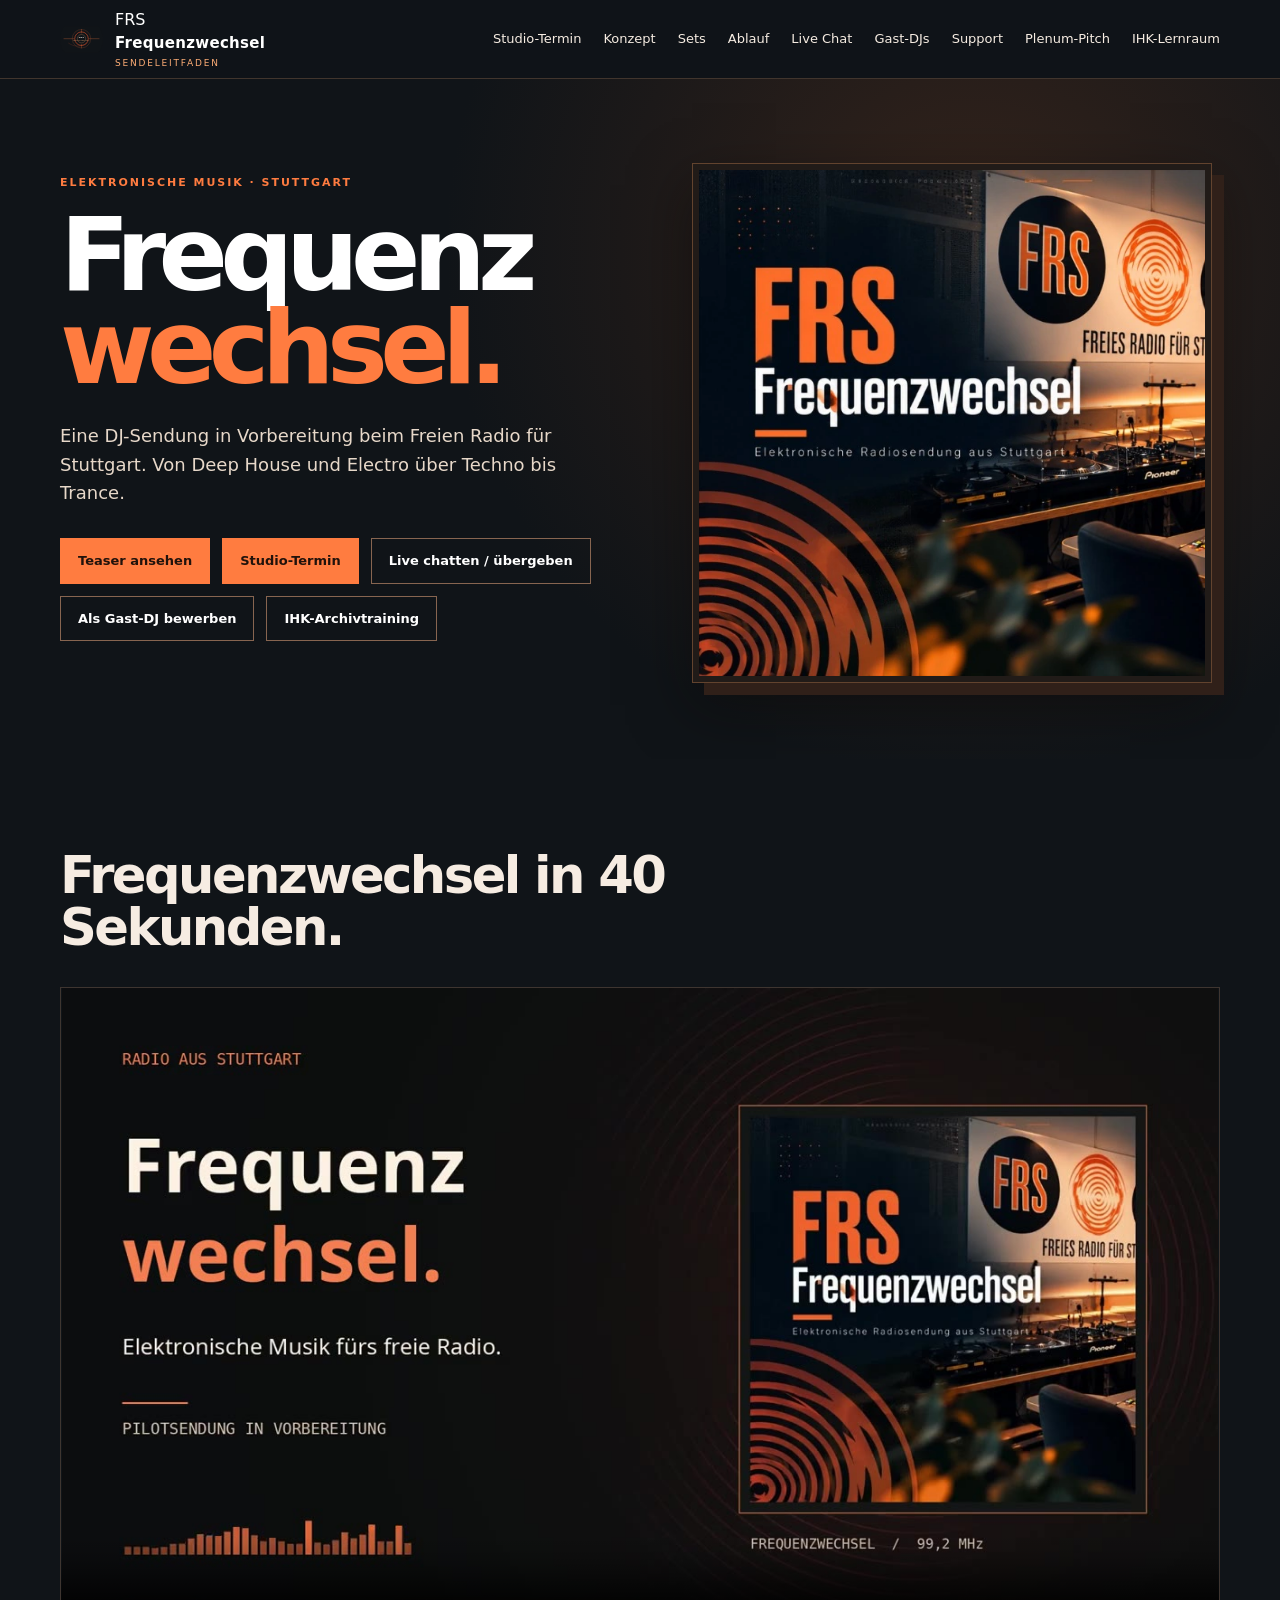
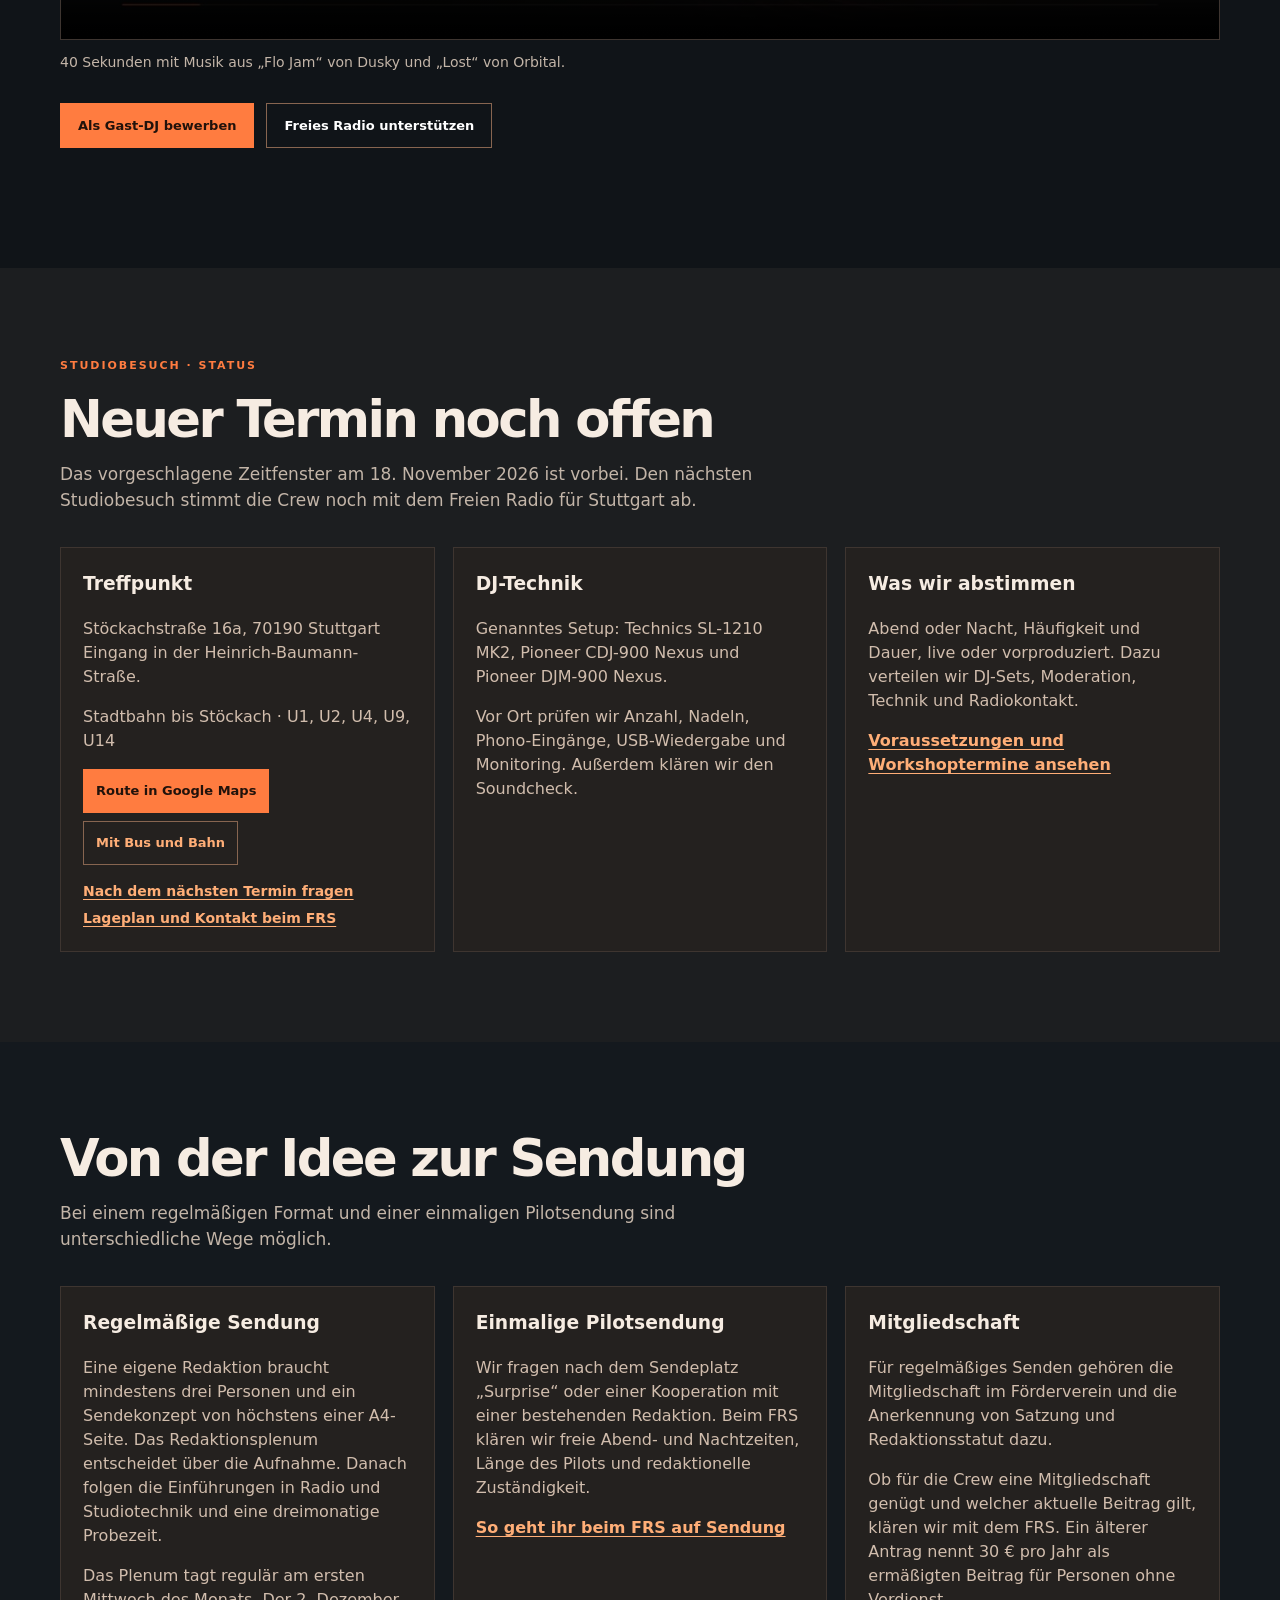
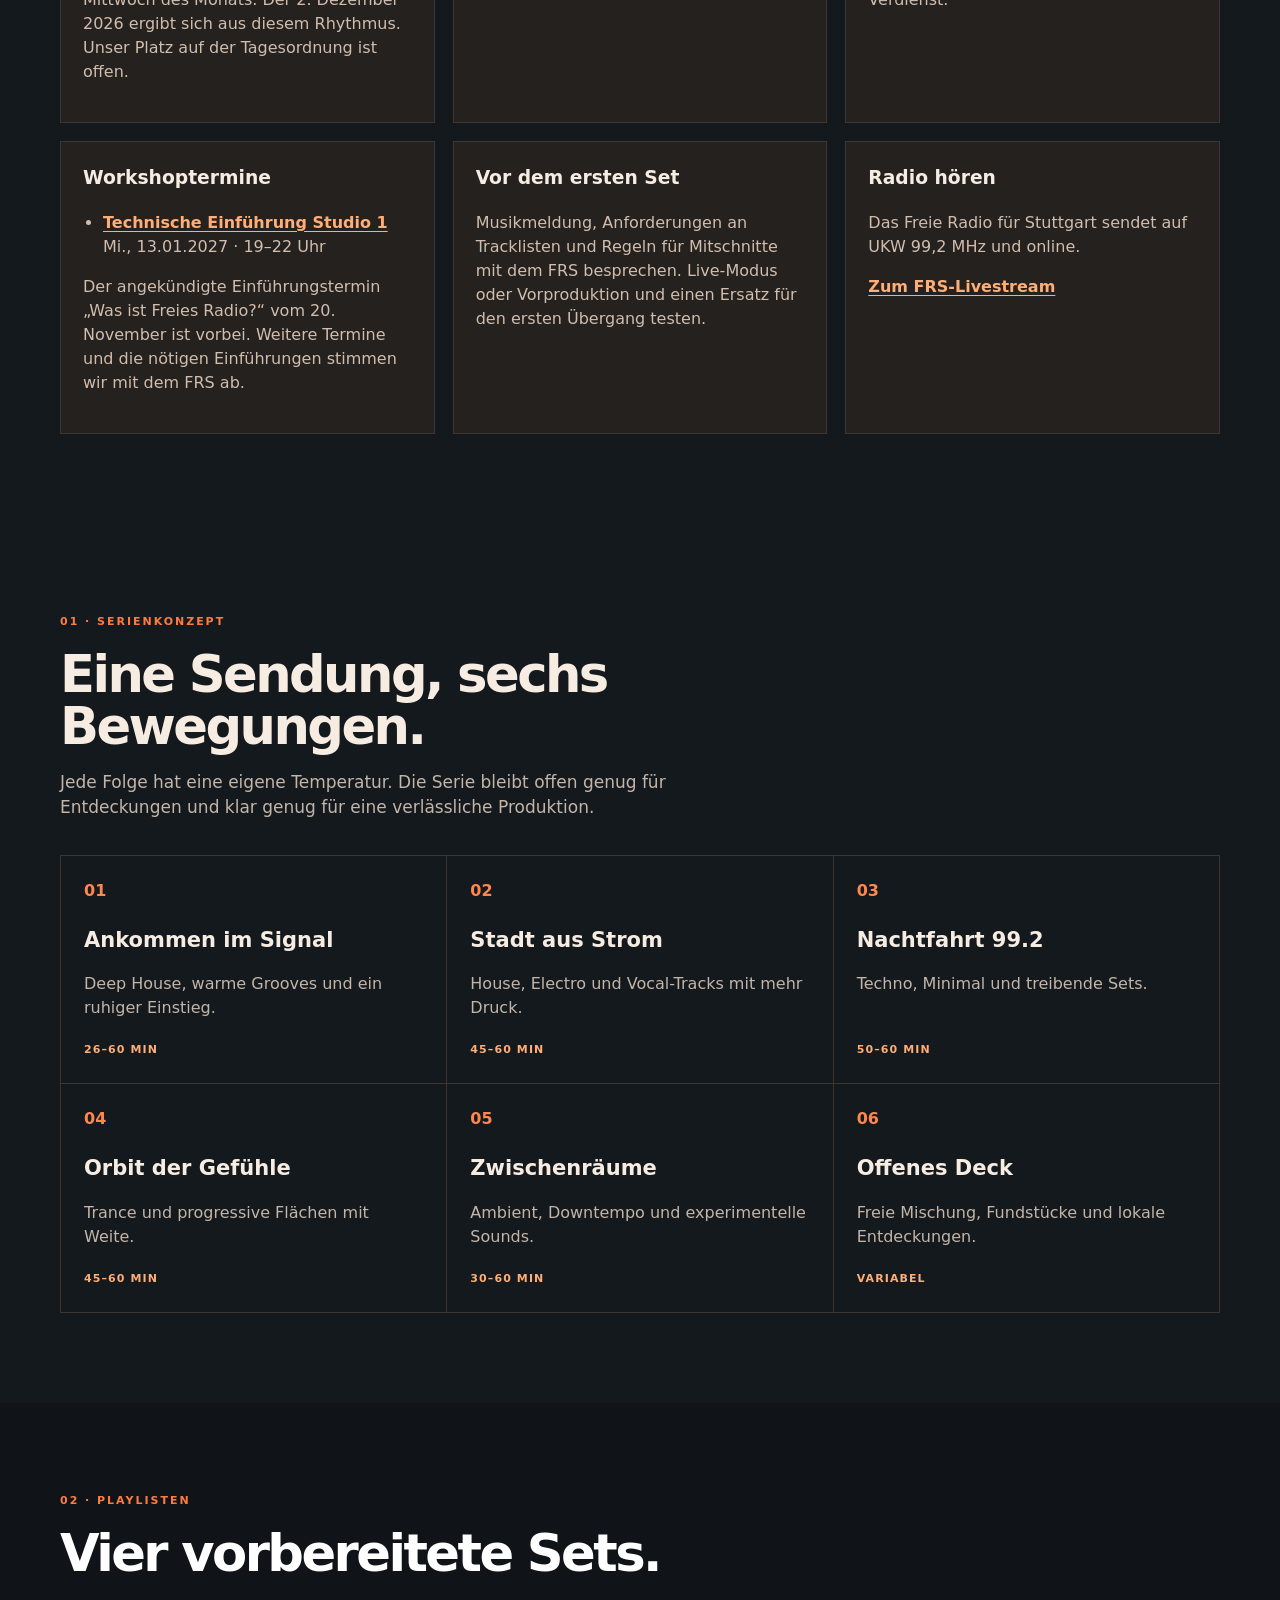
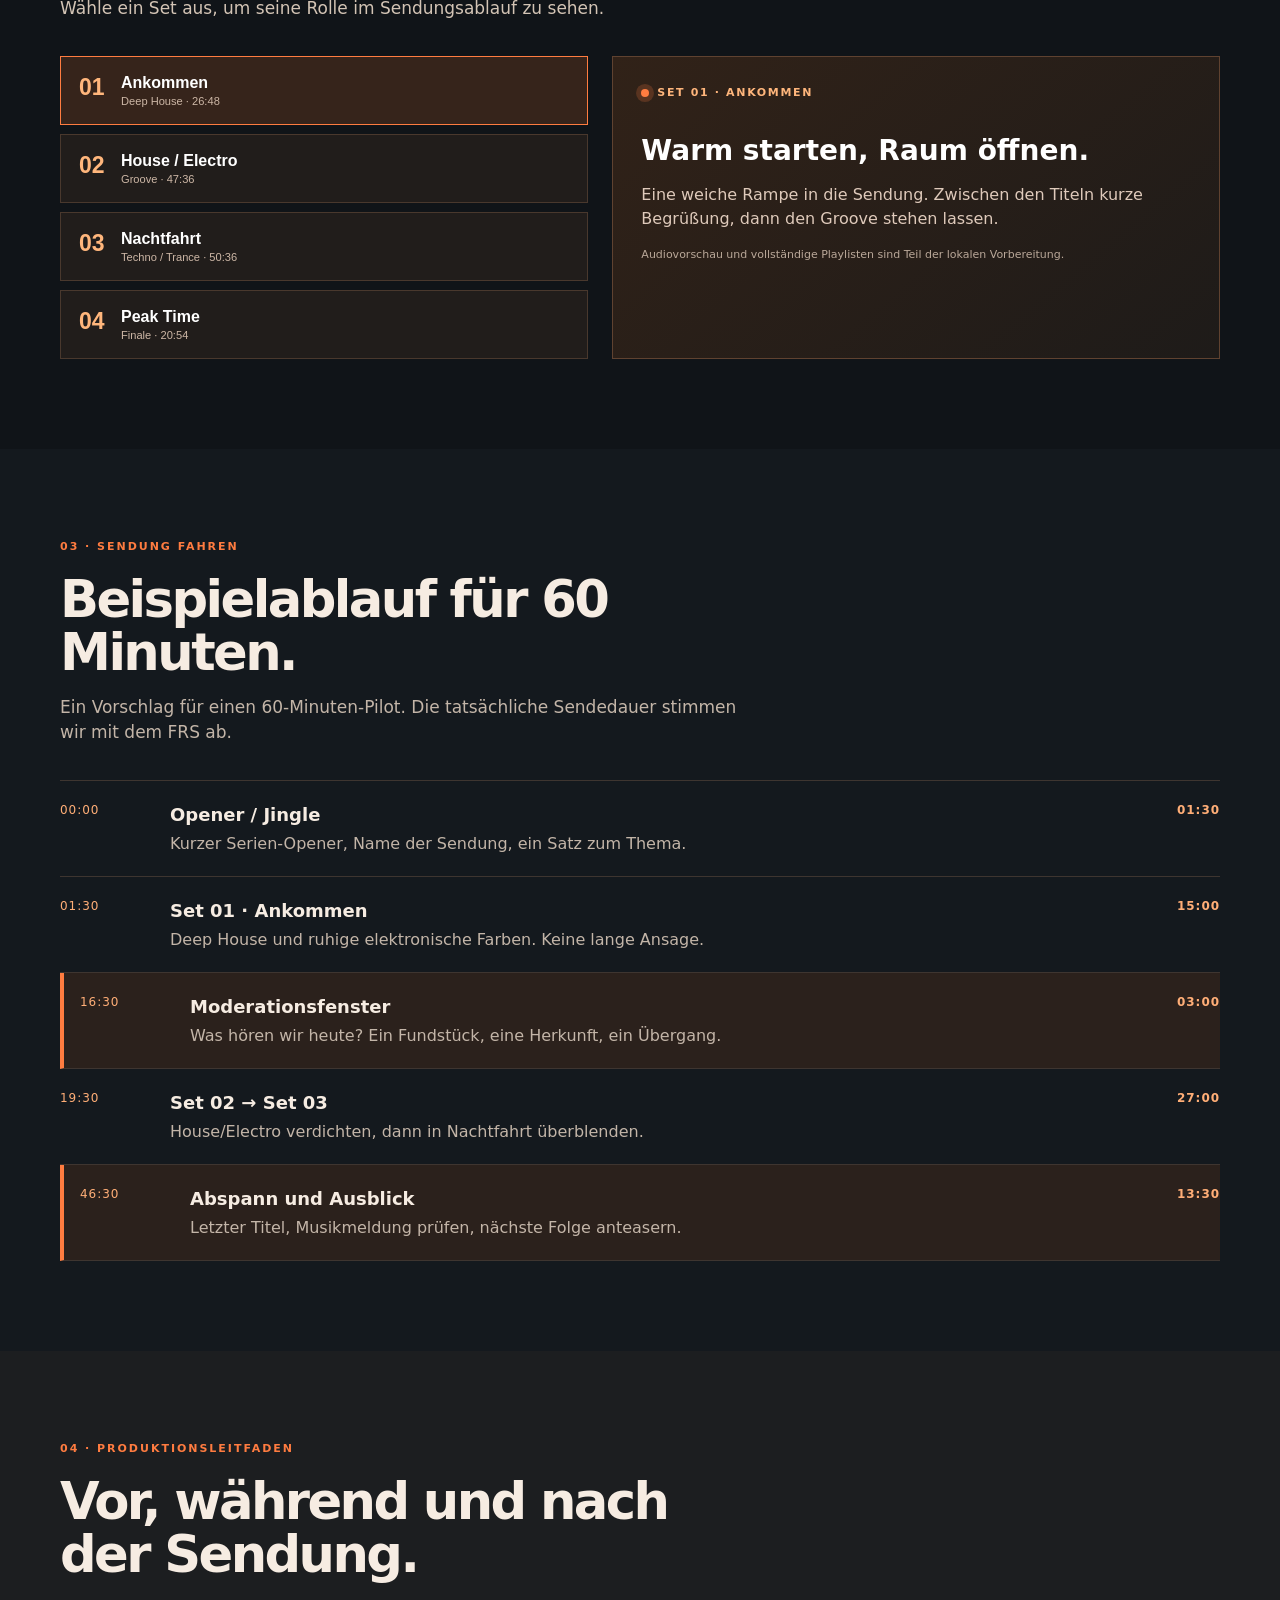
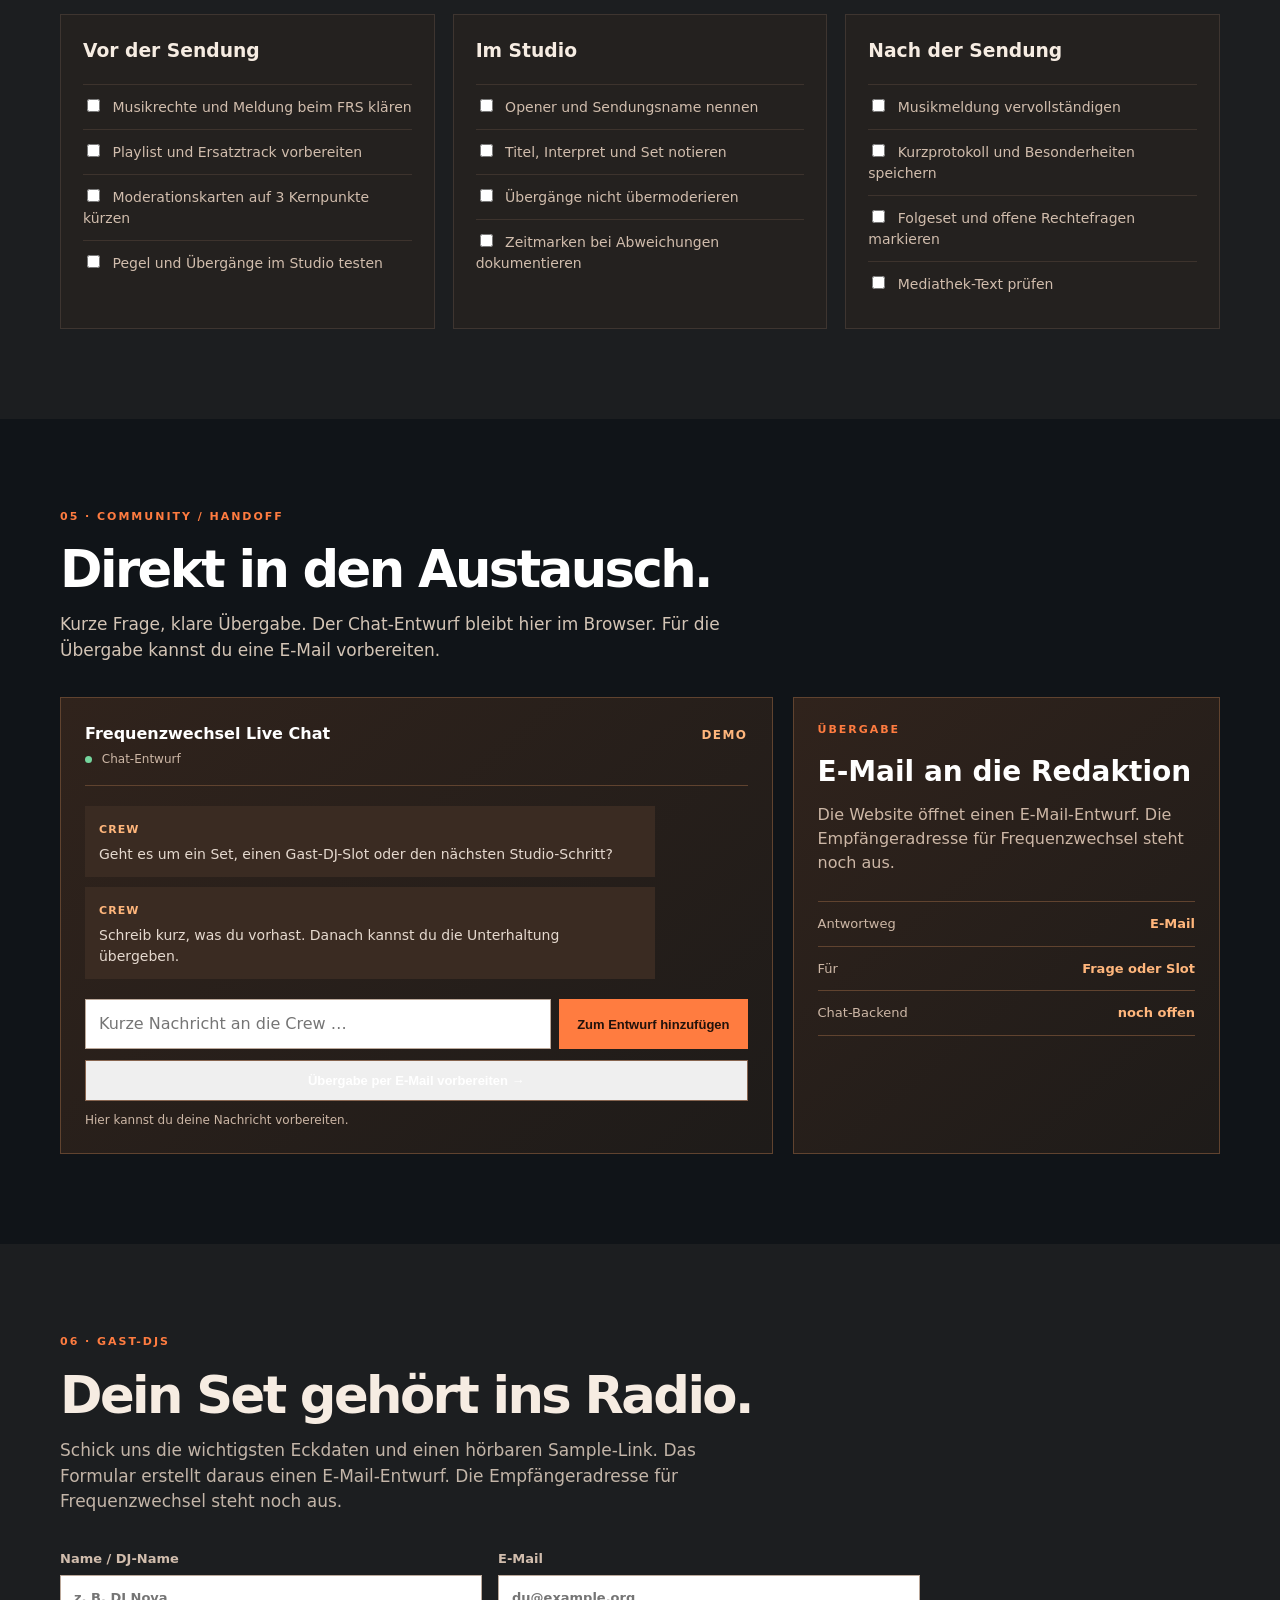
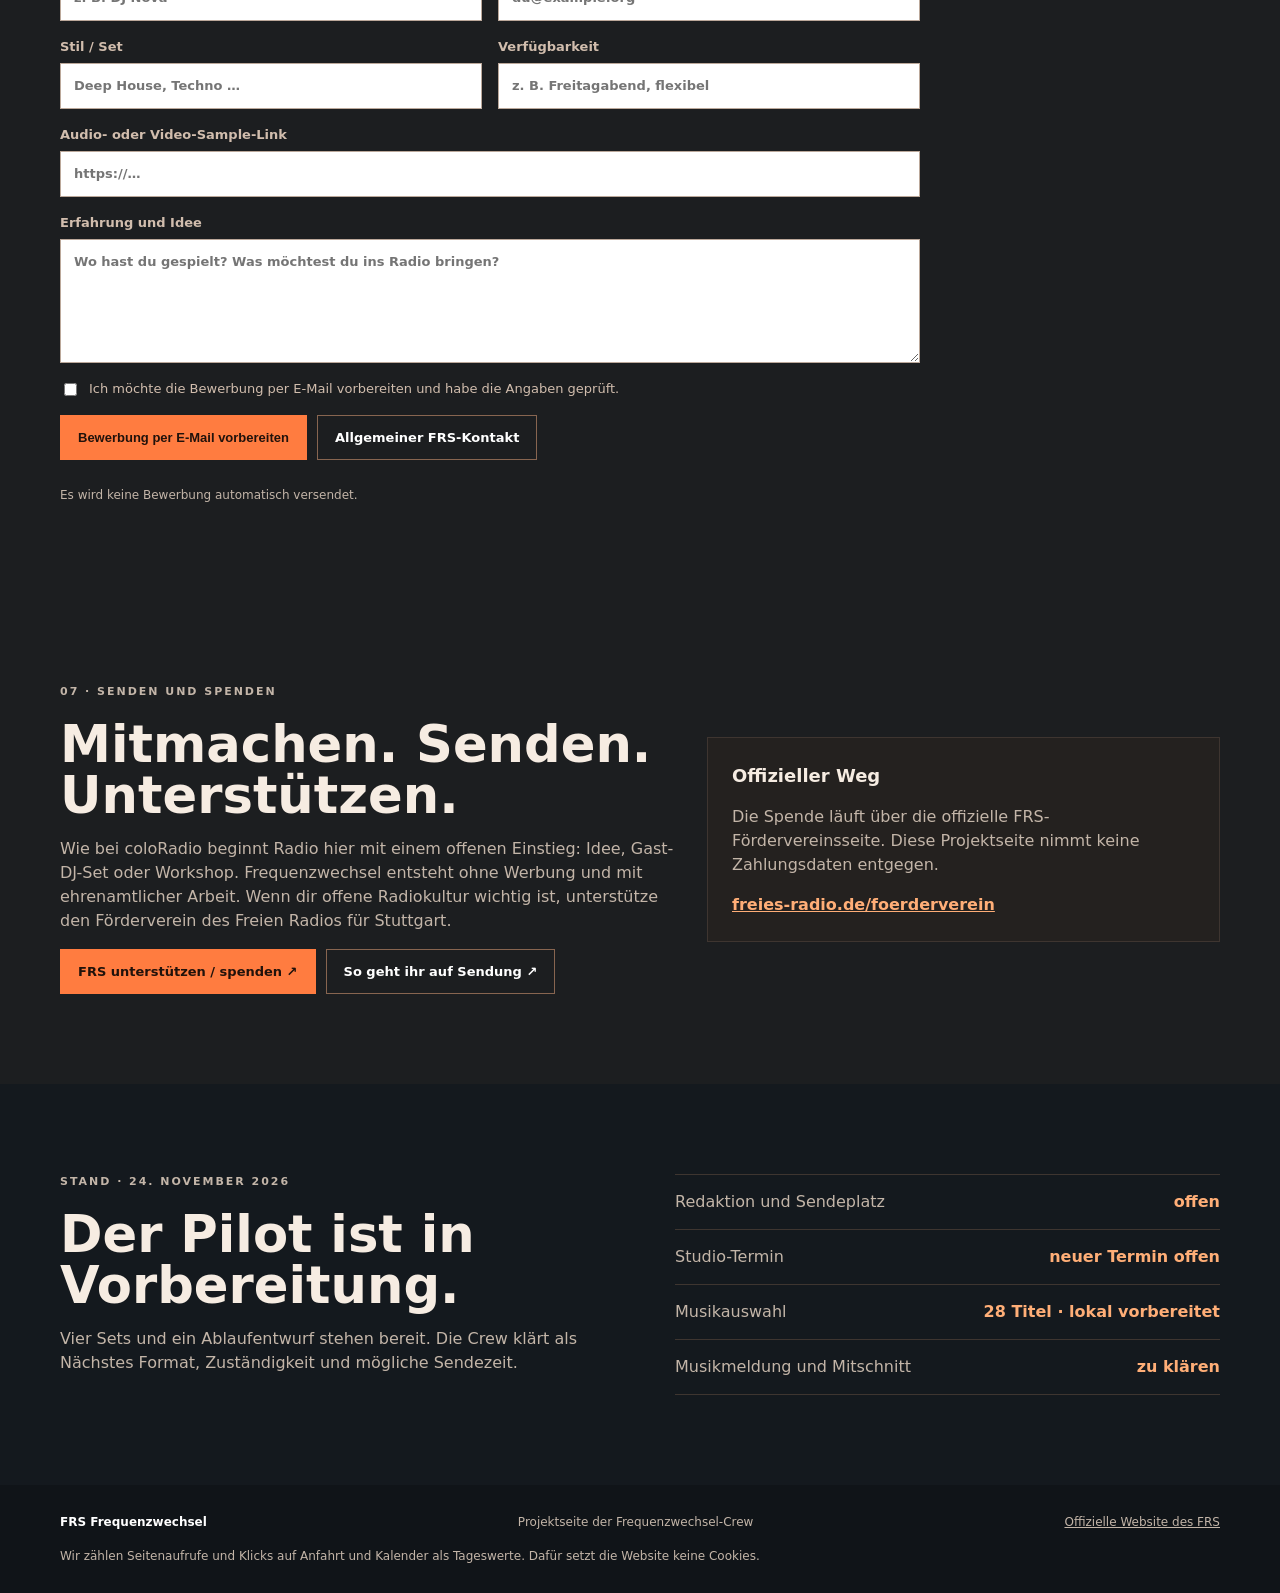
<file: index.html>
<!doctype html>
<html lang="de">
<head>
  <meta charset="utf-8"><meta name="viewport" content="width=device-width, initial-scale=1">
  <meta name="description" content="FRS Frequenzwechsel – Elektronische DJ-Sendung in Vorbereitung. Studio-Termin, Plenum-Pitch und Sendeleitfaden.">
  <meta property="og:type" content="website">
  <meta property="og:title" content="Frequenzwechsel · Elektronische Radiosendung aus Stuttgart">
  <meta property="og:description" content="Studiobesuch, DJ-Setup und Sendeidee beim Freien Radio für Stuttgart.">
  <meta property="og:image" content="https://donmassa84.github.io/frs-frequenzwechsel/assets/frequenzwechsel-cover.webp">
  <meta property="og:image:width" content="640">
  <meta property="og:image:height" content="640">
  <meta property="og:url" content="https://donmassa84.github.io/frs-frequenzwechsel/">
  <meta name="theme-color" content="#101418">
  <title>FRS Frequenzwechsel · Sendeleitfaden</title>
  <link rel="icon" href="assets/frequenzwechsel-mark.svg" type="image/svg+xml">
  <link rel="stylesheet" href="style.css?v=20261126-teaser">
</head>
<body>
<a class="skip" href="#main">Zum Inhalt springen</a>
<header class="top"><div class="shell nav"><a class="brand" href="#start"><img src="assets/frequenzwechsel-mark.svg" alt=""/><span>FRS <b>Frequenzwechsel</b><small>SENDELEITFADEN</small></span></a><button class="menu" aria-controls="links" aria-expanded="false">Menü ☰</button><nav id="links"><a href="#treffen">Studio-Termin</a><a href="#serie">Konzept</a><a href="#sets">Sets</a><a href="#ablauf">Ablauf</a><a href="#community">Live Chat</a><a href="#gast-djs">Gast-DJs</a><a href="#support">Support</a><a href="plenum.html">Plenum-Pitch</a><a href="ihk-lernraum.html">IHK-Lernraum</a></nav></div></header>
<main id="main">
<section id="start" class="hero">
  <div class="shell hero-grid">
    <div>
      <p class="eyebrow">ELEKTRONISCHE MUSIK · STUTTGART</p>
      <h1>Frequenz<em>wechsel.</em></h1>
      <p class="lead">Eine DJ-Sendung in Vorbereitung beim Freien Radio für Stuttgart. Von Deep House und Electro über Techno bis Trance.</p>
      <div class="actions">
        <a class="button primary" href="#teaser">Teaser ansehen</a>
        <a class="button primary" href="#treffen">Studio-Termin</a>
        <a class="button" href="#community">Live chatten / übergeben</a>
        <a class="button" href="#gast-djs">Als Gast-DJ bewerben</a>
        <a class="button" href="ihk-lernraum.html" title="IHK-Projekttraining für das FRS-Archivprojekt">IHK-Archivtraining</a>
      </div>
    </div>
    <div class="hero-art">
      <img src="assets/frequenzwechsel-cover.webp" width="640" height="640" fetchpriority="high" alt="Frequenzwechsel-Cover mit DJ-Pult im Radiostudio und orangefarbenen Schallplattenringen">
    </div>
  </div>
</section>

<section id="teaser" class="section teaser-section" aria-labelledby="teaser-title">
  <div class="shell">
    <div class="section-head">
      <h2 id="teaser-title">Frequenzwechsel in 40 Sekunden.</h2>
    </div>
    <figure class="teaser-player">
      <video controls playsinline preload="none" width="1280" height="720"
        poster="assets/frequenzwechsel-teaser-poster.jpg"
        aria-label="Frequenzwechsel-Teaser" aria-describedby="teaser-caption">
        <source src="assets/frequenzwechsel-teaser-20261126.mp4" type="video/mp4">
        <a href="assets/frequenzwechsel-teaser-20261126.mp4">Teaser als MP4 öffnen</a>
      </video>
      <figcaption id="teaser-caption">40 Sekunden mit Musik aus „Flo Jam“ von Dusky und „Lost“ von Orbital.</figcaption>
    </figure>
    <div class="actions">
      <a class="button primary" href="#gast-djs">Als Gast-DJ bewerben</a>
      <a class="button" href="#support">Freies Radio unterstützen</a>
    </div>
  </div>
</section>

<section id="treffen" class="section tinted">
  <div class="shell">
    <div class="section-head">
      <p class="eyebrow">STUDIOBESUCH · STATUS</p>
      <h2>Neuer Termin noch offen</h2>
      <p>Das vorgeschlagene Zeitfenster am 18. November 2026 ist vorbei. Den nächsten Studiobesuch stimmt die Crew noch mit dem Freien Radio für Stuttgart ab.</p>
    </div>
    <div class="check-grid planning-grid">
      <article>
        <h3>Treffpunkt</h3>
        <p>Stöckachstraße 16a, 70190 Stuttgart<br>Eingang in der Heinrich-Baumann-Straße.</p>
        <p>Stadtbahn bis Stöckach · U1, U2, U4, U9, U14</p>
        <div class="route-actions">
          <a class="button" href="https://www.google.com/maps/dir/?api=1&amp;destination=Freies+Radio+f%C3%BCr+Stuttgart%2C+St%C3%B6ckachstra%C3%9Fe+16a%2C+70190+Stuttgart" rel="noreferrer" data-metric="maps_route">Route in Google Maps</a>
          <a class="button" href="https://www.google.com/maps/dir/?api=1&amp;destination=Freies+Radio+f%C3%BCr+Stuttgart%2C+St%C3%B6ckachstra%C3%9Fe+16a%2C+70190+Stuttgart&amp;travelmode=transit" rel="noreferrer" data-metric="maps_transit">Mit Bus und Bahn</a>
        </div>
        <ul class="visit-links">
          <li><a href="https://www.freies-radio.de/kontakt">Nach dem nächsten Termin fragen</a></li>
          <li><a href="https://www.freies-radio.de/kontakt">Lageplan und Kontakt beim FRS</a></li>
        </ul>
      </article>
      <article>
        <h3>DJ-Technik</h3>
        <p>Genanntes Setup: Technics SL-1210 MK2, Pioneer CDJ-900 Nexus und Pioneer DJM-900 Nexus.</p>
        <p>Vor Ort prüfen wir Anzahl, Nadeln, Phono-Eingänge, USB-Wiedergabe und Monitoring. Außerdem klären wir den Soundcheck.</p>
      </article>
      <article>
        <h3>Was wir abstimmen</h3>
        <p>Abend oder Nacht, Häufigkeit und Dauer, live oder vorproduziert. Dazu verteilen wir DJ-Sets, Moderation, Technik und Radiokontakt.</p>
        <a href="#radio">Voraussetzungen und Workshoptermine ansehen</a>
      </article>
    </div>
  </div>
</section>

<section id="radio" class="section">
  <div class="shell">
    <div class="section-head">
      <h2>Von der Idee zur Sendung</h2>
      <p>Bei einem regelmäßigen Format und einer einmaligen Pilotsendung sind unterschiedliche Wege möglich.</p>
    </div>
    <div class="check-grid planning-grid">
      <article>
        <h3>Regelmäßige Sendung</h3>
        <p>Eine eigene Redaktion braucht mindestens drei Personen und ein Sendekonzept von höchstens einer A4-Seite. Das Redaktionsplenum entscheidet über die Aufnahme. Danach folgen die Einführungen in Radio und Studiotechnik und eine dreimonatige Probezeit.</p>
        <p>Das Plenum tagt regulär am ersten Mittwoch des Monats. Der 2. Dezember 2026 ergibt sich aus diesem Rhythmus. Unser Platz auf der Tagesordnung ist offen.</p>
      </article>
      <article>
        <h3>Einmalige Pilotsendung</h3>
        <p>Wir fragen nach dem Sendeplatz „Surprise“ oder einer Kooperation mit einer bestehenden Redaktion. Beim FRS klären wir freie Abend- und Nachtzeiten, Länge des Pilots und redaktionelle Zuständigkeit.</p>
        <a href="https://www.freies-radio.de/auf-sendung-gehen">So geht ihr beim FRS auf Sendung</a>
      </article>
      <article>
        <h3>Mitgliedschaft</h3>
        <p>Für regelmäßiges Senden gehören die Mitgliedschaft im Förderverein und die Anerkennung von Satzung und Redaktionsstatut dazu.</p>
        <p>Ob für die Crew eine Mitgliedschaft genügt und welcher aktuelle Beitrag gilt, klären wir mit dem FRS. Ein älterer Antrag nennt 30 € pro Jahr als ermäßigten Beitrag für Personen ohne Verdienst.</p>
      </article>
    </div>
    <div class="check-grid planning-grid">
      <article>
        <h3>Workshoptermine</h3>
        <ul class="workshop-list">
          <li><a href="https://www.bz-bm.de/seminare/7250/">Technische Einführung Studio 1</a><br>Mi., 13.01.2027 · 19–22 Uhr</li>
        </ul>
        <p>Der angekündigte Einführungstermin „Was ist Freies Radio?“ vom 20. November ist vorbei. Weitere Termine und die nötigen Einführungen stimmen wir mit dem FRS ab.</p>
      </article>
      <article>
        <h3>Vor dem ersten Set</h3>
        <p>Musikmeldung, Anforderungen an Tracklisten und Regeln für Mitschnitte mit dem FRS besprechen. Live-Modus oder Vorproduktion und einen Ersatz für den ersten Übergang testen.</p>
      </article>
      <article>
        <h3>Radio hören</h3>
        <p>Das Freie Radio für Stuttgart sendet auf UKW 99,2 MHz und online.</p>
        <a href="https://www.freies-radio.de/empfang">Zum FRS-Livestream</a>
      </article>
    </div>
  </div>
</section>

<section id="serie" class="section"><div class="shell"><div class="section-head"><p class="eyebrow">01 · SERIENKONZEPT</p><h2>Eine Sendung, sechs Bewegungen.</h2><p>Jede Folge hat eine eigene Temperatur. Die Serie bleibt offen genug für Entdeckungen und klar genug für eine verlässliche Produktion.</p></div><div class="episode-grid"><article><span>01</span><h3>Ankommen im Signal</h3><p>Deep House, warme Grooves und ein ruhiger Einstieg.</p><b>26–60 min</b></article><article><span>02</span><h3>Stadt aus Strom</h3><p>House, Electro und Vocal-Tracks mit mehr Druck.</p><b>45–60 min</b></article><article><span>03</span><h3>Nachtfahrt 99.2</h3><p>Techno, Minimal und treibende Sets.</p><b>50–60 min</b></article><article><span>04</span><h3>Orbit der Gefühle</h3><p>Trance und progressive Flächen mit Weite.</p><b>45–60 min</b></article><article><span>05</span><h3>Zwischenräume</h3><p>Ambient, Downtempo und experimentelle Sounds.</p><b>30–60 min</b></article><article><span>06</span><h3>Offenes Deck</h3><p>Freie Mischung, Fundstücke und lokale Entdeckungen.</p><b>variabel</b></article></div></div></section>
<section id="sets" class="section dark"><div class="shell"><div class="section-head"><p class="eyebrow">02 · PLAYLISTEN</p><h2>Vier vorbereitete Sets.</h2><p>Wähle ein Set aus, um seine Rolle im Sendungsablauf zu sehen.</p></div><div class="set-layout"><div class="set-list"><button class="set active" aria-pressed="true" data-set="set_01_ankommen.m3u"><span>01</span><strong>Ankommen</strong><small>Deep House · 26:48</small></button><button class="set" aria-pressed="false" data-set="set_02_house_electro.m3u"><span>02</span><strong>House / Electro</strong><small>Groove · 47:36</small></button><button class="set" aria-pressed="false" data-set="set_03_nachtfahrt.m3u"><span>03</span><strong>Nachtfahrt</strong><small>Techno / Trance · 50:36</small></button><button class="set" aria-pressed="false" data-set="set_04_peak_time.m3u"><span>04</span><strong>Peak Time</strong><small>Finale · 20:54</small></button></div><div class="player-card" aria-live="polite"><div class="now"><span class="pulse"></span><span id="set-label">SET 01 · ANKOMMEN</span></div><h3 id="player-title">Warm starten, Raum öffnen.</h3><p id="player-copy">Eine weiche Rampe in die Sendung. Zwischen den Titeln kurze Begrüßung, dann den Groove stehen lassen.</p><audio id="player" hidden controls preload="none" aria-label="Lokaler FRS Frequenzwechsel Audioplayer"></audio><p class="player-note">Audiovorschau und vollständige Playlisten sind Teil der lokalen Vorbereitung.</p></div></div></div></section>
<section id="ablauf" class="section"><div class="shell"><div class="section-head"><p class="eyebrow">03 · SENDUNG FAHREN</p><h2>Beispielablauf für 60 Minuten.</h2><p>Ein Vorschlag für einen 60-Minuten-Pilot. Die tatsächliche Sendedauer stimmen wir mit dem FRS ab.</p></div><div class="rundown"><div class="run-row"><span>00:00</span><div><b>Opener / Jingle</b><p>Kurzer Serien-Opener, Name der Sendung, ein Satz zum Thema.</p></div><strong>01:30</strong></div><div class="run-row"><span>01:30</span><div><b>Set 01 · Ankommen</b><p>Deep House und ruhige elektronische Farben. Keine lange Ansage.</p></div><strong>15:00</strong></div><div class="run-row accent"><span>16:30</span><div><b>Moderationsfenster</b><p>Was hören wir heute? Ein Fundstück, eine Herkunft, ein Übergang.</p></div><strong>03:00</strong></div><div class="run-row"><span>19:30</span><div><b>Set 02 → Set 03</b><p>House/Electro verdichten, dann in Nachtfahrt überblenden.</p></div><strong>27:00</strong></div><div class="run-row accent"><span>46:30</span><div><b>Abspann und Ausblick</b><p>Letzter Titel, Musikmeldung prüfen, nächste Folge anteasern.</p></div><strong>13:30</strong></div></div></div></section>
<section id="produktion" class="section tinted"><div class="shell"><div class="section-head"><p class="eyebrow">04 · PRODUKTIONSLEITFADEN</p><h2>Vor, während und nach der Sendung.</h2></div><div class="check-grid"><article><h3>Vor der Sendung</h3><label><input type="checkbox"> Musikrechte und Meldung beim FRS klären</label><label><input type="checkbox"> Playlist und Ersatztrack vorbereiten</label><label><input type="checkbox"> Moderationskarten auf 3 Kernpunkte kürzen</label><label><input type="checkbox"> Pegel und Übergänge im Studio testen</label></article><article><h3>Im Studio</h3><label><input type="checkbox"> Opener und Sendungsname nennen</label><label><input type="checkbox"> Titel, Interpret und Set notieren</label><label><input type="checkbox"> Übergänge nicht übermoderieren</label><label><input type="checkbox"> Zeitmarken bei Abweichungen dokumentieren</label></article><article><h3>Nach der Sendung</h3><label><input type="checkbox"> Musikmeldung vervollständigen</label><label><input type="checkbox"> Kurzprotokoll und Besonderheiten speichern</label><label><input type="checkbox"> Folgeset und offene Rechtefragen markieren</label><label><input type="checkbox"> Mediathek-Text prüfen</label></article></div></div></section>
<section id="community" class="section dark"><div class="shell"><div class="section-head"><p class="eyebrow">05 · COMMUNITY / HANDOFF</p><h2>Direkt in den Austausch.</h2><p>Kurze Frage, klare Übergabe. Der Chat-Entwurf bleibt hier im Browser. Für die Übergabe kannst du eine E-Mail vorbereiten.</p></div><div class="community-grid"><div class="chat-card"><div class="chat-top"><div><strong>Frequenzwechsel Live Chat</strong><span><i></i> Chat-Entwurf</span></div><span class="chat-badge">DEMO</span></div><div id="chat-log" class="chat-log" aria-live="polite"><div class="chat-bubble crew"><b>Crew</b><p>Geht es um ein Set, einen Gast-DJ-Slot oder den nächsten Studio-Schritt?</p></div><div class="chat-bubble crew"><b>Crew</b><p>Schreib kurz, was du vorhast. Danach kannst du die Unterhaltung übergeben.</p></div></div><form id="chat-form" class="chat-form"><label class="sr-only" for="chat-message">Deine Nachricht</label><input id="chat-message" name="message" placeholder="Kurze Nachricht an die Crew …" autocomplete="off" required><button class="button primary" type="submit">Zum Entwurf hinzufügen</button></form><button id="handoff-button" class="button handoff" type="button">Übergabe per E-Mail vorbereiten →</button><p id="chat-status" class="form-status" role="status">Hier kannst du deine Nachricht vorbereiten.</p></div><aside class="handoff-card"><p class="eyebrow">ÜBERGABE</p><h3>E-Mail an die Redaktion</h3><p>Die Website öffnet einen E-Mail-Entwurf. Die Empfängeradresse für Frequenzwechsel steht noch aus.</p><dl><div><dt>Antwortweg</dt><dd>E-Mail</dd></div><div><dt>Für</dt><dd>Frage oder Slot</dd></div><div><dt>Chat-Backend</dt><dd>noch offen</dd></div></dl></aside></div></div></section>
<section id="gast-djs" class="section tinted"><div class="shell"><div class="section-head"><p class="eyebrow">06 · GAST-DJS</p><h2>Dein Set gehört ins Radio.</h2><p>Schick uns die wichtigsten Eckdaten und einen hörbaren Sample-Link. Das Formular erstellt daraus einen E-Mail-Entwurf. Die Empfängeradresse für Frequenzwechsel steht noch aus.</p></div><form id="guest-form" class="guest-form"><div class="form-grid"><label>Name / DJ-Name<input name="name" required autocomplete="name" placeholder="z. B. DJ Nova"></label><label>E-Mail<input name="email" type="email" required autocomplete="email" placeholder="du@example.org"></label><label>Stil / Set<input name="style" required placeholder="Deep House, Techno …"></label><label>Verfügbarkeit<input name="availability" placeholder="z. B. Freitagabend, flexibel"></label></div><label>Audio- oder Video-Sample-Link<input name="sample" type="url" required placeholder="https://…"></label><label>Erfahrung und Idee<textarea name="message" rows="5" required placeholder="Wo hast du gespielt? Was möchtest du ins Radio bringen?"></textarea></label><label class="consent"><input name="consent" type="checkbox" required><span>Ich möchte die Bewerbung per E-Mail vorbereiten und habe die Angaben geprüft.</span></label><div class="form-actions"><button class="button primary" type="submit">Bewerbung per E-Mail vorbereiten</button><a class="button" href="https://www.freies-radio.de/kontakt">Allgemeiner FRS-Kontakt</a></div><p id="guest-status" class="form-status" role="status">Es wird keine Bewerbung automatisch versendet.</p></form></div></section>
<section id="support" class="section support-section"><div class="shell support-grid"><div><p class="eyebrow">07 · SENDEN UND SPENDEN</p><h2>Mitmachen. Senden. Unterstützen.</h2><p>Wie bei coloRadio beginnt Radio hier mit einem offenen Einstieg: Idee, Gast-DJ-Set oder Workshop. Frequenzwechsel entsteht ohne Werbung und mit ehrenamtlicher Arbeit. Wenn dir offene Radiokultur wichtig ist, unterstütze den Förderverein des Freien Radios für Stuttgart.</p><div class="form-actions"><a class="button primary" href="https://www.freies-radio.de/foerderverein" target="_blank" rel="noopener">FRS unterstützen / spenden ↗</a><a class="button" href="https://www.freies-radio.de/auf-sendung-gehen" target="_blank" rel="noopener">So geht ihr auf Sendung ↗</a></div></div><div class="support-note"><strong>Offizieller Weg</strong><p>Die Spende läuft über die offizielle FRS-Fördervereinsseite. Diese Projektseite nimmt keine Zahlungsdaten entgegen.</p><a href="https://www.freies-radio.de/foerderverein" target="_blank" rel="noopener">freies-radio.de/foerderverein</a></div></div></section>
<section id="status" class="section">
  <div class="shell status">
    <div><p class="eyebrow">STAND · 24. NOVEMBER 2026</p><h2>Der Pilot ist in Vorbereitung.</h2><p>Vier Sets und ein Ablaufentwurf stehen bereit. Die Crew klärt als Nächstes Format, Zuständigkeit und mögliche Sendezeit.</p></div>
    <dl>
      <div><dt>Redaktion und Sendeplatz</dt><dd>offen</dd></div>
      <div><dt>Studio-Termin</dt><dd>neuer Termin offen</dd></div>
      <div><dt>Musikauswahl</dt><dd>28 Titel · lokal vorbereitet</dd></div>
      <div><dt>Musikmeldung und Mitschnitt</dt><dd>zu klären</dd></div>
    </dl>
  </div>
</section>
</main><footer><div class="shell"><strong>FRS Frequenzwechsel</strong><span>Projektseite der Frequenzwechsel-Crew</span><span><a href="https://www.freies-radio.de/">Offizielle Website des FRS</a></span></div><div class="shell reach-note"><p>Wir zählen Seitenaufrufe und Klicks auf Anfahrt und Kalender als Tageswerte. Dafür setzt die Website keine Cookies.</p></div></footer>
<script src="app.js?v=20261124-status"></script>
<script src="metrics.js" data-view="view_home" defer></script>
</body></html>
</file>
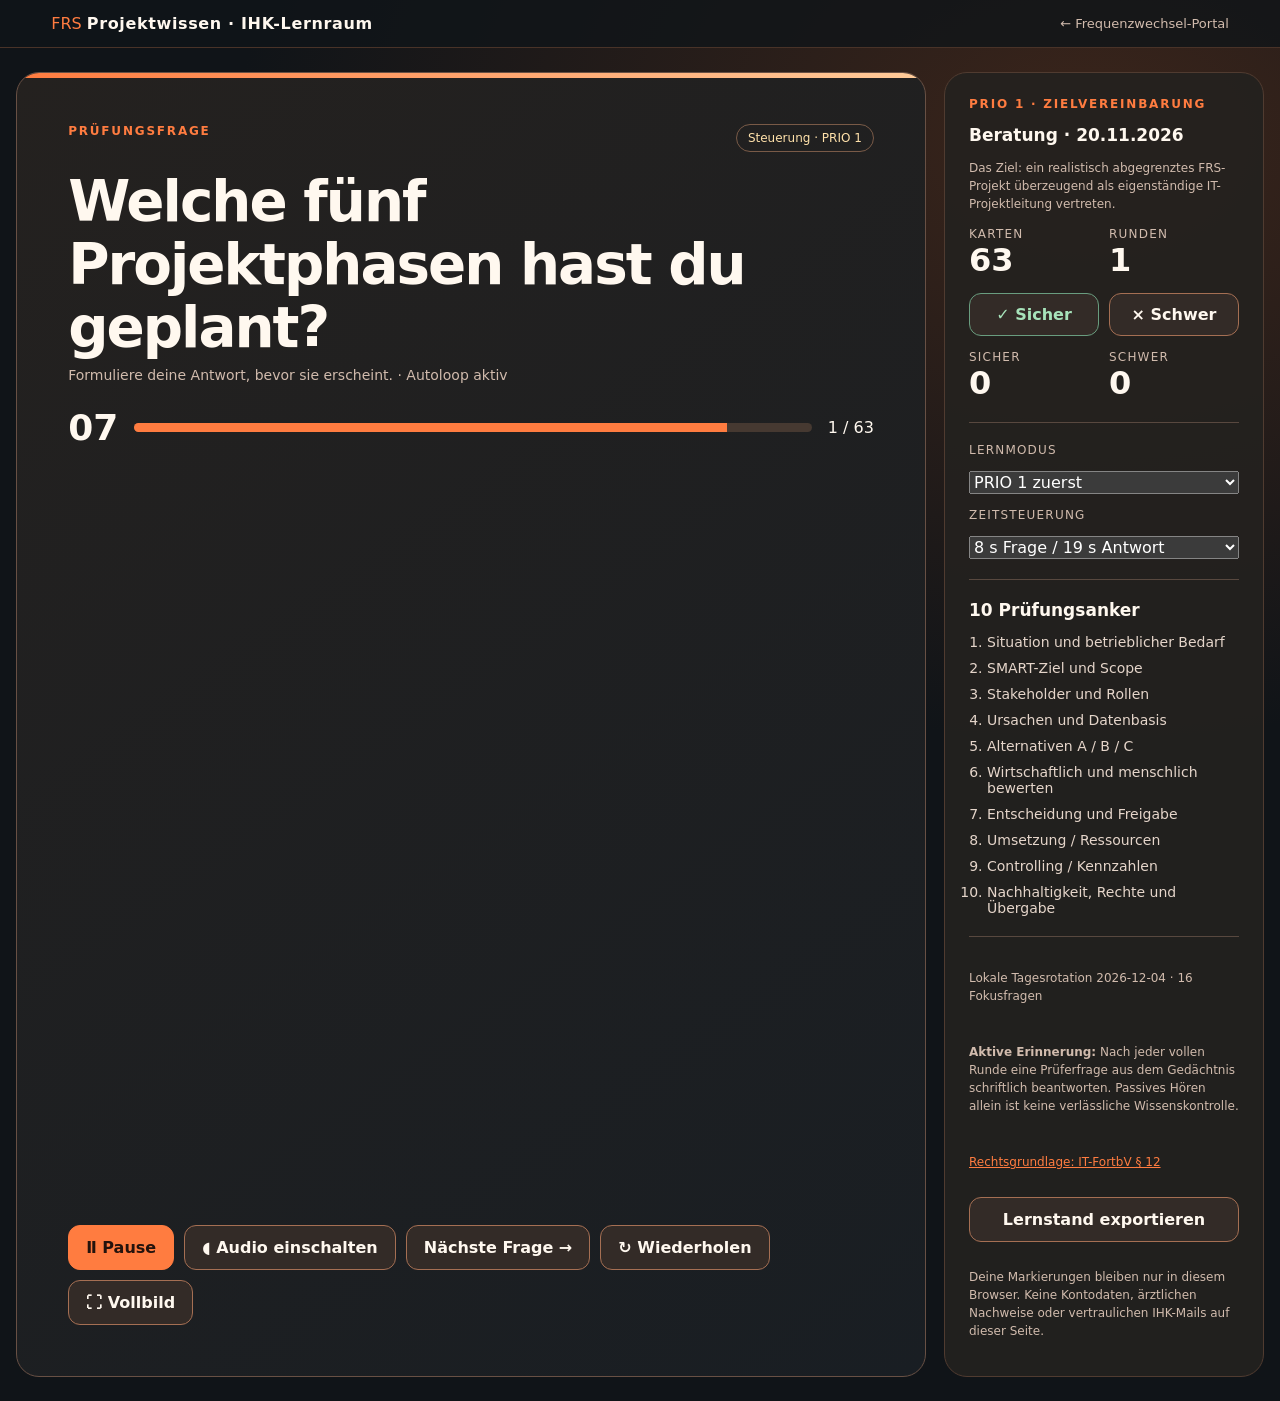
<file: ihk-lernraum.html>
<!doctype html>
<html lang="de">
<head>
<meta charset="utf-8">
<meta name="viewport" content="width=device-width,initial-scale=1">
<meta name="robots" content="noindex,nofollow">
<meta name="theme-color" content="#101418">
<meta name="description" content="FRS IHK-Projekttraining: Archivpilot, Projektleitung und § 12 – automatisch wiederholende Lernfragen.">
<title>FRS Projektwissen · IHK-Lernraum</title>
<link rel="icon" href="assets/frequenzwechsel-mark.svg" type="image/svg+xml">
<style>
:root{color-scheme:dark;--bg:#101418;--card:#24211f;--line:#544139;--fg:#fff8ef;--muted:#d1bbad;--accent:#ff7c40;--good:#a7e3ba;--amber:#ffe1aa}
*{box-sizing:border-box}body{margin:0;background:radial-gradient(850px 600px at 85% 10%,#3b251b,transparent),var(--bg);color:var(--fg);font-family:Inter,system-ui,-apple-system,Segoe UI,sans-serif}
a{color:var(--accent)}button,select{font:inherit}button{cursor:pointer;border:1px solid #a56f53;border-radius:12px;padding:12px 17px;color:var(--fg);background:#332b27;font-weight:700}button:hover,button:focus-visible{border-color:#ffd7b7;outline-offset:3px}button.primary{background:var(--accent);color:#24130d;border-color:var(--accent)}button.good{border-color:#699d7f;color:var(--good)}button.active{background:#714128}button:disabled{opacity:.6;cursor:not-allowed}
nav{display:flex;justify-content:space-between;gap:16px;align-items:center;padding:14px max(18px,4vw);border-bottom:1px solid #493328;background:#101418cc}nav b{letter-spacing:.04em}nav span{color:var(--accent)}nav a{font-size:13px;color:var(--muted);text-decoration:none}
.layout{width:min(1400px,calc(100% - 32px));margin:24px auto;display:grid;grid-template-columns:minmax(0,1fr) minmax(250px,320px);gap:18px}
.stage{background:linear-gradient(145deg,#24211f,#191e23);border:1px solid #685044;border-radius:23px;padding:clamp(22px,4vw,60px);min-height:590px;display:flex;flex-direction:column;position:relative;overflow:hidden}
.stage:before{content:"";position:absolute;top:0;left:0;right:0;height:5px;background:linear-gradient(90deg,var(--accent),#ffcb9a)}
.eyebrow{color:var(--accent);letter-spacing:.15em;font-size:12px;font-weight:900;text-transform:uppercase}.metarow{display:flex;justify-content:space-between;flex-wrap:wrap;gap:10px}.stage h1{margin:18px 0 8px;font-size:clamp(29px,4.4vw,64px);line-height:1.12;letter-spacing:-.035em}.answer{font-size:clamp(18px,2.1vw,29px);line-height:1.55;color:var(--good);margin-top:20px;max-width:950px}.state{color:var(--muted);font-size:14px}
.controls{display:flex;gap:10px;flex-wrap:wrap;margin-top:auto;padding-top:40px}.timer{display:flex;align-items:center;gap:16px;margin-top:24px}.digits{font-size:36px;font-variant-numeric:tabular-nums;font-weight:900}.bar{height:9px;background:#463931;border-radius:10px;flex:1;overflow:hidden}.bar>div{height:100%;width:100%;background:var(--accent);transition:width .2s linear}
.panel{border:1px solid #503b30;border-radius:23px;padding:24px;background:#24211fe8;display:flex;flex-direction:column;gap:14px}h2{font-size:17px;margin:0}.label{color:var(--muted);font-size:12px;text-transform:uppercase;letter-spacing:.1em}.number{font-size:32px;font-weight:900}hr{border:0;border-top:1px solid #58483f;width:100%;margin:6px 0}.cardlist{list-style:none;padding:0;margin:0;display:grid;gap:10px;color:#e5d5ca;font-size:14px}.cardlist strong{color:var(--accent)}.mini{font-size:12px;color:var(--muted);line-height:1.5}.pill{display:inline-block;border:1px solid #795a47;border-radius:100px;padding:6px 11px;font-size:12px;color:var(--amber)}.grid2{display:grid;grid-template-columns:1fr 1fr;gap:10px}.grid2 button{padding:11px 7px}
@media(max-width:850px){.layout{display:flex;flex-direction:column}.stage{min-height:470px}.panel{min-width:0}nav{flex-wrap:wrap}}@media(prefers-reduced-motion:reduce){*{transition:none!important}}
</style>
</head>
<body>
<nav><div><span>FRS</span> <b>Projektwissen · IHK-Lernraum</b></div><a href="index.html#start">← Frequenzwechsel-Portal</a></nav>
<div class="layout">
<main class="stage" aria-live="polite">
 <div class="metarow"><span class="eyebrow" id="phase">PRÜFUNGSFRAGE</span><span class="pill" id="topic">FRS / § 12</span></div>
 <h1 id="question">Lade die IHK-Lernkarten …</h1>
 <div class="answer" id="answer" hidden></div>
 <div class="state" id="hint">Automatischer Wechsel: 8 Sekunden Frage · 19 Sekunden Musterantwort</div>
 <div class="timer"><span class="digits" id="clock">08</span><div class="bar"><div id="bar"></div></div><span id="counter">0 / 0</span></div>
 <div class="controls">
  <button class="primary" id="play" type="button">Ⅱ Pause</button>
  <button id="audio" type="button">◖ Audio einschalten</button>
  <button id="next" type="button">Nächste Frage →</button>
  <button id="repeat" type="button">↻ Wiederholen</button>
  <button id="full" type="button">⛶ Vollbild</button>
 </div>
</main>
<aside class="panel">
 <p class="eyebrow" style="margin:0">PRIO 1 · ZIELVEREINBARUNG</p>
 <h2>Beratung · 20.11.2026</h2>
 <p class="mini" style="margin:0">Das Ziel: ein realistisch abgegrenztes FRS-Projekt überzeugend als eigenständige IT-Projektleitung vertreten.</p>
 <div class="grid2"><div><div class="label">Karten</div><div class="number" id="total">–</div></div><div><div class="label">Runden</div><div class="number" id="round">0</div></div></div>
 <div class="grid2"><button class="good" id="known">✓ Sicher</button><button id="hard">× Schwer</button></div>
 <div class="grid2"><div><div class="label">Sicher</div><div class="number" id="knownCount">0</div></div><div><div class="label">Schwer</div><div class="number" id="hardCount">0</div></div></div>
 <hr>
 <div class="label">Lernmodus</div>
 <select id="mode" aria-label="Lernmodus"><option value="priority">PRIO 1 zuerst</option><option value="all">Alle Karten</option><option value="hard">Schwächenfokus</option></select>
 <div class="label">Zeitsteuerung</div>
 <select id="speed" aria-label="Lerntempo"><option value="normal">8 s Frage / 19 s Antwort</option><option value="slow">12 s Frage / 30 s Antwort</option><option value="fast">5 s Frage / 13 s Antwort</option></select>
 <hr>
 <h2>10 Prüfungsanker</h2>
 <ol class="cardlist" style="list-style:decimal;margin-left:18px">
  <li>Situation und betrieblicher Bedarf</li><li>SMART-Ziel und Scope</li><li>Stakeholder und Rollen</li><li>Ursachen und Datenbasis</li><li>Alternativen A / B / C</li><li>Wirtschaftlich und menschlich bewerten</li><li>Entscheidung und Freigabe</li><li>Umsetzung / Ressourcen</li><li>Controlling / Kennzahlen</li><li>Nachhaltigkeit, Rechte und Übergabe</li>
 </ol>
 <hr>
 <p class="mini" id="daily">Tagesrotation wird geladen …</p>
 <p class="mini"><strong>Aktive Erinnerung:</strong> Nach jeder vollen Runde eine Prüferfrage aus dem Gedächtnis schriftlich beantworten. Passives Hören allein ist keine verlässliche Wissenskontrolle.</p>
 <p class="mini"><a href="https://www.ihk.de/blueprint/servlet/resource/blob/2105222/677934729c567aeb7f7faaa4c3f1cb4f/it-operative-professionals-verordnung-data.pdf" target="_blank" rel="noreferrer">Rechtsgrundlage: IT-FortbV § 12</a></p>
 <button id="export" type="button">Lernstand exportieren</button>
 <p class="mini">Deine Markierungen bleiben nur in diesem Browser. Keine Kontodaten, ärztlichen Nachweise oder vertraulichen IHK-Mails auf dieser Seite.</p>
</aside>
</div>
<script>
(function(){
'use strict';
var $=function(id){return document.getElementById(id);};
var cards=[],queue=[],idx=0,round=1,phase='q',active=true,audio=false,deadline=0,remaining=8000,dailyIds=[],stats={},runId=null;
var durations={normal:[8000,19000],slow:[12000,30000],fast:[5000,13000]};
try{stats=JSON.parse(localStorage.getItem('frs_ihk_marks_v1')||'{}')||{};}catch(e){stats={};}
var now=new Date();
var dateKey=new Intl.DateTimeFormat('en-CA',{timeZone:'Europe/Berlin',year:'numeric',month:'2-digit',day:'2-digit'}).format(now);
function hash(s){var n=2166136261;for(var i=0;i<s.length;i++){n^=s.charCodeAt(i);n=Math.imul(n,16777619);}return n>>>0;}
function todayOrder(){
 var mode=$('mode').value;
 var xs=cards.filter(function(c){return mode!=='hard'||stats[c.id]!==3;});
 if(!xs.length)xs=cards.slice();
 xs.sort(function(a,b){
  function score(c){var mark=stats[c.id]||0;var boost=(dailyIds.indexOf(c.id)>=0?-55:0)+(c.priority===1?-20:0)+(mark===1?-45:mark===2?-15:mark===3?35:0);return boost+(hash(dateKey+':'+round+':'+c.id)%30);}
  if(mode==='all')return (hash(dateKey+round+a.id)%100)-(hash(dateKey+round+b.id)%100);
  return score(a)-score(b);
 });
 return xs;
}
function current(){return queue[idx]||cards[0];}
function duration(){return durations[$('speed').value]||durations.normal;}
function setClock(){remaining=duration()[phase==='q'?0:1];deadline=Date.now()+remaining;}
function speak(s){if(!audio||!('speechSynthesis' in window))return;try{speechSynthesis.cancel();var u=new SpeechSynthesisUtterance(s);u.lang='de-DE';u.rate=.98;var v=speechSynthesis.getVoices().find(function(x){return x.lang.toLowerCase().indexOf('de')===0;});if(v)u.voice=v;speechSynthesis.speak(u);}catch(e){}}
function stopVoice(){if('speechSynthesis' in window)try{speechSynthesis.cancel();}catch(e){}}
function show(){if(!cards.length)return;var c=current();$('phase').textContent=phase==='q'?'PRÜFUNGSFRAGE':'MUSTERANTWORT';$('topic').textContent=c.section+' · '+(c.priority===1?'PRIO 1':'Vertiefung');$('question').textContent=c.q;$('answer').hidden=phase==='q';$('answer').textContent=c.a;$('counter').textContent=(idx+1)+' / '+queue.length;$('round').textContent=String(round);$('hint').textContent=(phase==='q'?'Formuliere deine Antwort, bevor sie erscheint.':'Lies oder höre die Antwort, ohne den Text wortwörtlich auswendig zu lernen.')+(active?' · Autoloop aktiv':' · Pausiert');if(active)speak(phase==='q'?c.q:c.a);updateClock();}
function updateClock(){var t=active?Math.max(0,deadline-Date.now()):remaining;var d=duration()[phase==='q'?0:1];$('clock').textContent=String(Math.ceil(t/1000)).padStart(2,'0');$('bar').style.width=(100*Math.min(1,t/d))+'%';}
function change(){stopVoice();if(phase==='q')phase='a';else{phase='q';idx++;if(idx>=queue.length){round++;idx=0;queue=todayOrder();}}setClock();show();}
function skip(){stopVoice();phase='q';idx++;if(idx>=queue.length){round++;idx=0;queue=todayOrder();}setClock();show();}
function mark(n){var c=current();stats[c.id]=n;try{localStorage.setItem('frs_ihk_marks_v1',JSON.stringify(stats));}catch(e){}updateStats();if(n===1){$('hint').textContent='Als schwer markiert – diese Frage kommt künftig häufiger.';}else{$('hint').textContent='Als sicher markiert – diese Frage kommt künftig seltener.';}}
function updateStats(){$('knownCount').textContent=Object.values(stats).filter(function(x){return x===3;}).length;$('hardCount').textContent=Object.values(stats).filter(function(x){return x===1;}).length;}
function reloadQueue(){idx=0;round=1;phase='q';queue=todayOrder();setClock();show();}
$('play').onclick=function(){active=!active;if(active){deadline=Date.now()+remaining;this.textContent='Ⅱ Pause';show();}else{remaining=Math.max(0,deadline-Date.now());stopVoice();this.textContent='▶ Weiter';$('hint').textContent='Pausiert';updateClock();}};
$('audio').onclick=function(){audio=!audio;stopVoice();this.textContent=audio?'◖ Audio AN':'◖ Audio einschalten';this.classList.toggle('active',audio);if(audio){if(!('speechSynthesis' in window)){$('hint').textContent='Diese Browserumgebung unterstützt keine Sprachausgabe.';}else if(active)speak(phase==='q'?current().q:current().a);}};
$('next').onclick=skip;$('repeat').onclick=function(){phase='q';stopVoice();setClock();show();};
$('hard').onclick=function(){mark(1);};$('known').onclick=function(){mark(3);};
$('mode').onchange=reloadQueue;$('speed').onchange=function(){setClock();show();};
$('full').onclick=function(){if(!document.fullscreenElement)document.documentElement.requestFullscreen?.();else document.exitFullscreen?.();};
$('export').onclick=function(){var obj={exported_at:new Date().toISOString(),scores:stats};var blob=new Blob([JSON.stringify(obj,null,2)],{type:'application/json'});var url=URL.createObjectURL(blob);var a=document.createElement('a');a.href=url;a.download='frs_ihk_lernstand.json';a.click();URL.revokeObjectURL(url);};
document.addEventListener('keydown',function(e){if(e.target.tagName==='SELECT')return;if(e.code==='Space'){e.preventDefault();$('play').click();}if(e.key==='ArrowRight')skip();if(e.key==='1')mark(1);if(e.key==='3')mark(3);});
async function init(){
 try{
  var r=await fetch('ihk-cards.json',{cache:'no-store'});if(!r.ok)throw Error('HTTP '+r.status);
  var j=await r.json();cards=(j.cards||[]).filter(function(x){return x.id&&x.q&&x.a;});
  if(!cards.length)throw Error('Keine gültigen Karten');
  $('total').textContent=cards.length;
  try{var dr=await fetch('ihk-daily.json',{cache:'no-store'});if(dr.ok){var plan=await dr.json();if(plan.date===dateKey&&Array.isArray(plan.focus_ids)){dailyIds=plan.focus_ids;$('daily').textContent='Automatische Tagesrotation '+dateKey+' · '+dailyIds.length+' Fokusfragen';}}}catch(e){}
  if(!dailyIds.length){dailyIds=cards.filter(function(c){return c.priority===1;}).sort(function(a,b){return hash(dateKey+a.id)-hash(dateKey+b.id);}).slice(0,16).map(function(c){return c.id;});$('daily').textContent='Lokale Tagesrotation '+dateKey+' · '+dailyIds.length+' Fokusfragen';}
  updateStats();queue=todayOrder();setClock();show();
  runId=setInterval(function(){if(!active)return;if(Date.now()>=deadline)change();else updateClock();},250);
 }catch(e){$('question').textContent='Lernkarten konnten nicht geladen werden.';$('hint').textContent='Öffne den Lernraum über die veröffentlichte Website, damit ihk-cards.json geladen werden kann. Details: '+e.message;$('play').disabled=true;}
}
init();
})();
</script>
</body>
</html>
</file>
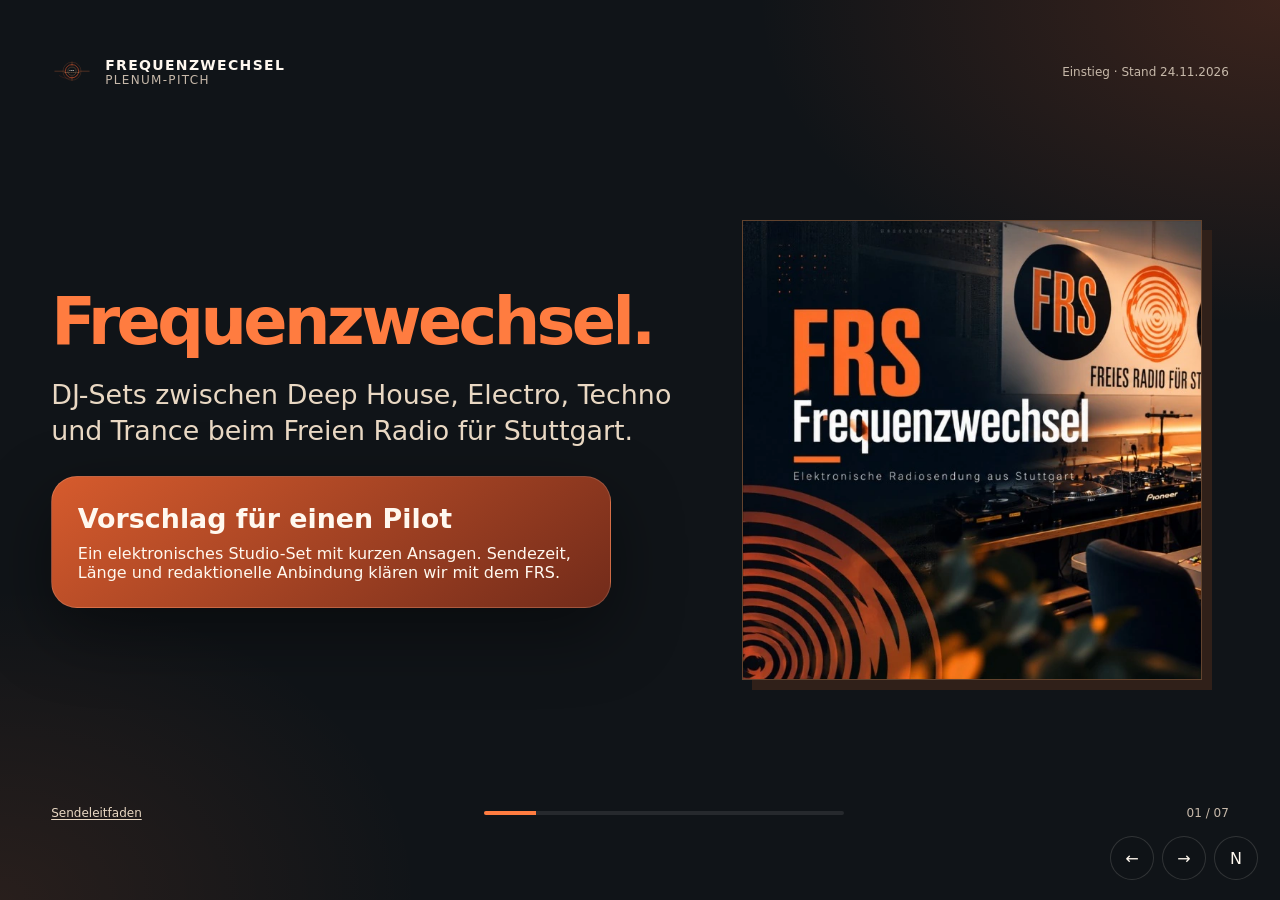
<file: plenum.html>
<!doctype html>
<html lang="de">
<head>
  <meta charset="utf-8">
  <meta name="viewport" content="width=device-width,initial-scale=1,viewport-fit=cover">
  <meta name="description" content="FRS Frequenzwechsel – Plenum-Pitch für die geplante elektronische DJ-Sendung. Stand 24.11.2026.">
  <meta name="theme-color" content="#101418">
  <title>FRS Frequenzwechsel · Plenum-Pitch</title>
  <link rel="icon" href="assets/frequenzwechsel-mark.svg" type="image/svg+xml">
  <style>
    :root{--bg:#101418;--panel:#24211f;--ink:#fff8ef;--muted:#c7b9aa;--accent:#ff7c40;--accent2:#d65b2d;--sand:#e9d8c3;--line:rgba(255,248,239,.14);--ok:#9fd3b1;--shadow:0 24px 70px rgba(0,0,0,.42);--radius:26px}
    *{box-sizing:border-box}html,body{margin:0;min-height:100%;background:var(--bg);color:var(--ink);font-family:Inter,ui-sans-serif,system-ui,-apple-system,BlinkMacSystemFont,"Segoe UI",sans-serif}
    body{overflow:hidden;background:radial-gradient(900px 560px at 100% 0%,rgba(214,91,45,.22),transparent 58%),radial-gradient(700px 520px at 0% 100%,rgba(255,124,64,.10),transparent 60%),var(--bg)}
    .deck{position:relative;width:100vw;height:100dvh;overflow:hidden}.slide{position:absolute;inset:0;padding:clamp(24px,4vw,64px);display:grid;grid-template-rows:auto 1fr auto;gap:24px;opacity:0;transform:translateX(36px) scale(.985);pointer-events:none;transition:.28s ease}.slide.active{opacity:1;transform:none;pointer-events:auto}
    .top{display:flex;justify-content:space-between;align-items:center;gap:18px}.brand{display:flex;align-items:center;gap:12px;color:var(--muted);font-size:12px;letter-spacing:.11em;text-transform:uppercase}.brand img{width:42px;height:42px}.brand b{display:block;color:var(--ink);font-size:14px}.meta{font-size:12px;color:var(--muted);text-align:right}.frame{align-self:center;width:min(1180px,100%);margin:auto}.eyebrow{color:var(--accent);font-weight:900;letter-spacing:.13em;text-transform:uppercase;font-size:12px;margin:0 0 14px}.accent{color:var(--accent)}
    h1,h2,h3,p{margin-top:0}h1{font-size:clamp(46px,8vw,106px);line-height:.92;letter-spacing:-.055em;margin-bottom:26px}h2{font-size:clamp(34px,5vw,70px);line-height:.98;letter-spacing:-.045em;margin-bottom:24px}h3{font-size:clamp(20px,2.1vw,29px);margin-bottom:10px}.lead{font-size:clamp(18px,2.1vw,29px);line-height:1.35;color:var(--sand);max-width:920px}
    .hero,.two,.three{display:grid;gap:22px}.hero{grid-template-columns:1.45fr .75fr;align-items:end}.two{grid-template-columns:repeat(2,minmax(0,1fr))}.three{grid-template-columns:repeat(3,minmax(0,1fr))}.card{background:linear-gradient(160deg,rgba(255,255,255,.055),rgba(255,255,255,.022));border:1px solid var(--line);border-radius:var(--radius);padding:clamp(20px,2.5vw,34px);box-shadow:var(--shadow)}.card.hot{background:linear-gradient(145deg,var(--accent2),#722b1a)}.card.ok{border-color:rgba(159,211,177,.42)}
    .big{font-size:clamp(54px,8vw,108px);font-weight:900;letter-spacing:-.06em;line-height:.85}.stats{display:grid;grid-template-columns:repeat(4,1fr);gap:14px;margin-top:24px}.stat{padding:16px;border-top:1px solid var(--line)}.stat strong{display:block;font-size:clamp(24px,3.2vw,46px)}.stat span{display:block;color:var(--muted);font-size:13px;margin-top:5px}
    ul.clean{list-style:none;padding:0;margin:0;display:grid;gap:14px}ul.clean li{display:flex;gap:12px;font-size:clamp(16px,1.75vw,22px);line-height:1.35}ul.clean li:before{content:"→";color:var(--accent);font-weight:900}.yes li:before{content:"✓";color:var(--ok)}
    .people .card{min-height:205px;display:flex;flex-direction:column;justify-content:space-between}.person-no{color:var(--accent);font-weight:900;font-size:13px}.muted{color:var(--muted);line-height:1.5}.rundown{display:grid;gap:10px}.run{display:grid;grid-template-columns:100px 1fr 130px;gap:18px;align-items:center;padding:17px 20px;border-radius:18px;background:rgba(255,255,255,.035);border:1px solid var(--line)}.run time{font-weight:900;color:var(--accent)}.run span{color:var(--muted);text-align:right}.decisions{display:grid;grid-template-columns:repeat(5,minmax(0,1fr));gap:12px;margin-top:24px}.decision{min-height:180px;padding:20px;border-radius:22px;background:var(--panel);border:1px solid var(--line);display:flex;flex-direction:column;justify-content:space-between}.decision .n{color:var(--accent);font-size:12px;font-weight:900}.decision small{color:var(--muted);line-height:1.35}.tag{display:inline-flex;padding:7px 10px;border:1px solid var(--line);border-radius:99px;color:var(--muted);font-size:11px;letter-spacing:.1em;text-transform:uppercase;margin-bottom:16px}.callout{margin-top:18px;padding:16px 18px;border-left:4px solid var(--accent2);background:rgba(214,91,45,.08);color:var(--sand);border-radius:0 14px 14px 0}
    .footer{display:flex;align-items:center;justify-content:space-between;gap:14px;color:var(--muted);font-size:12px}.progress{flex:1;max-width:360px;height:4px;background:rgba(255,255,255,.09);border-radius:99px;overflow:hidden}.progress i{display:block;height:100%;background:var(--accent);width:14.285%;transition:.2s ease}.controls{position:fixed;right:22px;bottom:20px;z-index:10;display:flex;gap:8px}.controls button{width:44px;height:44px;border-radius:50%;border:1px solid var(--line);background:rgba(16,20,24,.86);color:var(--ink);font:inherit;cursor:pointer}.controls button:hover{background:var(--accent2)}.notes{position:fixed;left:22px;bottom:20px;z-index:9;max-width:min(650px,calc(100vw - 160px));padding:14px 16px;background:rgba(16,20,24,.95);border:1px solid var(--line);border-radius:14px;color:var(--sand);font-size:13px;line-height:1.45;display:none;box-shadow:var(--shadow)}.notes.show{display:block}.kbd{display:inline-block;padding:2px 6px;border:1px solid var(--line);border-radius:5px;font-size:10px}
    @media(max-width:850px){.slide{padding:22px 18px 76px;overflow-y:auto}.hero,.two,.three{grid-template-columns:1fr}.stats{grid-template-columns:repeat(2,1fr)}.decisions{grid-template-columns:1fr 1fr}.run{grid-template-columns:80px 1fr}.run span{grid-column:2;text-align:left}.meta{display:none}}
    @media(max-width:520px){.decisions{grid-template-columns:1fr}h1{font-size:48px}.brand span{display:none}.notes{left:12px;bottom:64px;max-width:calc(100vw - 24px)}}
    @media print{body{overflow:visible;background:#fff;color:#111}.deck{height:auto;overflow:visible}.slide{position:relative;opacity:1;transform:none;pointer-events:auto;min-height:100vh;page-break-after:always;background:#fff;color:#111}.card,.decision,.run{box-shadow:none;background:#f6f3ef;border-color:#ddd}.controls,.notes{display:none!important}.lead,.muted,.run span,.decision small{color:#333}}
    .slide{overflow-y:auto;padding-bottom:80px}
    .deck-cover{display:block;width:min(100%,460px,54dvh);height:auto;justify-self:center;align-self:center;border:1px solid #62432e;box-shadow:10px 10px 0 #302019}
    .hero{align-items:center;grid-template-columns:minmax(0,1.25fr) minmax(0,1fr)}
    .hero h1{font-size:clamp(2.7rem,5.1vw,4.75rem)}
    .hero .card.hot{max-width:560px;padding:clamp(16px,2vw,26px)}
    .hero .card.hot p{margin-bottom:0}
    @media(max-width:850px){.hero{grid-template-columns:1fr}.deck-cover{justify-self:start;width:min(100%,360px)}}
    .footer a,.card a{color:var(--sand);text-underline-offset:.2em}
    .controls button:focus-visible,a:focus-visible{outline:2px solid var(--accent);outline-offset:3px}
    .controls button[aria-pressed="true"]{background:var(--accent2)}
    @media(prefers-reduced-motion:reduce){.slide,.progress i{transition:none}}
    @media print{.slide{overflow:visible}}
  </style>
  <script src="metrics.js" data-view="view_pitch" defer></script>
</head>
<body>

<div class="deck" id="deck">
  <section class="slide active" data-note="Die Crew stellt ein elektronisches DJ-Format vor und fragt nach einem geeigneten Weg für den Pilot.">
    <div class="top">
      <div class="brand"><img src="assets/frequenzwechsel-mark.svg" alt=""><span><b>Frequenzwechsel</b>Plenum-Pitch</span></div>
      <div class="meta">Einstieg · Stand 24.11.2026</div>
    </div>
    <div class="frame hero">
      <div>
        <h1><span class="accent">Frequenz<wbr>wechsel.</span></h1>
        <p class="lead">DJ-Sets zwischen Deep House, Electro, Techno und Trance beim Freien Radio für Stuttgart.</p>
        <div class="card hot">
          <h3>Vorschlag für einen Pilot</h3>
          <p>Ein elektronisches Studio-Set mit kurzen Ansagen. Sendezeit, Länge und redaktionelle Anbindung klären wir mit dem FRS.</p>
        </div>
      </div>
      <img class="deck-cover" src="assets/frequenzwechsel-cover.webp" width="640" height="640" fetchpriority="high" alt="Frequenzwechsel-Cover mit DJ-Pult im Radiostudio und orangefarbenen Schallplattenringen">
    </div>
    <div class="footer"><a href="index.html">Sendeleitfaden</a><div class="progress" aria-hidden="true"><i></i></div><span>01 / 07</span></div>
  </section>
  <section class="slide" data-note="Fragen, welcher der drei Wege für die Crew und den Sender praktikabel ist. Für eine regelmäßige Reihe gelten die Schritte zur Aufnahme einer Redaktion." aria-hidden="true" inert>
    <div class="top">
      <div class="brand"><img src="assets/frequenzwechsel-mark.svg" alt=""><span><b>Frequenzwechsel</b>Redaktion</span></div>
      <div class="meta">Sendewege · Stand 24.11.2026</div>
    </div>
    <div class="frame">
      <h2>Welcher Weg passt <span class="accent">zum Pilot?</span></h2>
      <div class="three">
        <div class="card"><h3>Bestehende Redaktion</h3><p class="muted">Ein Gast-Special gemeinsam mit einer Redaktion, zu deren Programm unsere Musik passt.</p></div>
        <div class="card"><h3>Surprise</h3><p class="muted">Einen Sendeplatz für einen einmaligen Test anfragen und bei Bedarf Unterstützung für die Produktion besprechen.</p></div>
        <div class="card"><h3>Eigene Redaktion</h3><p class="muted">Für eine regelmäßige Reihe brauchen wir mindestens drei Personen und ein Sendekonzept von maximal einer Seite. Das Plenum entscheidet über die Aufnahme.</p></div>
      </div>
    </div>
    <div class="footer"><a href="index.html">Sendeleitfaden</a><div class="progress" aria-hidden="true"><i></i></div><span>02 / 07</span></div>
  </section>
  <section class="slide" data-note="Die Dauer von 60 Minuten ist ein Beispiel. Der frühere Vinyl-Special-Entwurf bleibt in der Dokumentation als Option erhalten." aria-hidden="true" inert>
    <div class="top">
      <div class="brand"><img src="assets/frequenzwechsel-mark.svg" alt=""><span><b>Frequenzwechsel</b>Format</span></div>
      <div class="meta">Sendungsidee · Stand 24.11.2026</div>
    </div>
    <div class="frame">
      <h2>Eine Stunde <span class="accent">als Beispiel</span></h2>
      <div class="rundown">
        <div class="run"><time>00:00</time><b>Opener und Begrüßung</b><span>1:30 min</span></div>
        <div class="run"><time>01:30</time><b>Deep House und Warm-up</b><span>15 min</span></div>
        <div class="run"><time>16:30</time><b>Kurze Moderation</b><span>3 min</span></div>
        <div class="run"><time>19:30</time><b>House und Electro bis zur Nachtfahrt</b><span>27 min</span></div>
        <div class="run"><time>46:30</time><b>Letztes Set, Abspann und Ausblick</b><span>13:30 min</span></div>
      </div>
      <div class="callout">Abend oder Nacht, Dauer, Häufigkeit und Live-Modus hängen vom verfügbaren Sendeplatz und der Crew-Abstimmung ab.</div>
    </div>
    <div class="footer"><a href="index.html">Sendeleitfaden</a><div class="progress" aria-hidden="true"><i></i></div><span>03 / 07</span></div>
  </section>
  <section class="slide" data-note="Die Modelle wurden für das Treffen genannt. Verfügbarkeit, Anschluss und Zustand im Studio prüfen." aria-hidden="true" inert>
    <div class="top">
      <div class="brand"><img src="assets/frequenzwechsel-mark.svg" alt=""><span><b>Frequenzwechsel</b>Technik</span></div>
      <div class="meta">Studio-Check · Stand 24.11.2026</div>
    </div>
    <div class="frame">
      <h2>Vinyl und digital <span class="accent">im Studio</span></h2>
      <div class="two">
        <div class="card"><h3>Genanntes DJ-Setup</h3><ul class="clean"><li>Technics SL-1210 MK2</li><li>Pioneer CDJ-900 Nexus</li><li>Pioneer DJM-900 Nexus</li></ul></div>
        <div class="card"><h3>Vor dem ersten Set prüfen</h3><ul class="clean"><li>Anzahl der Decks, Nadeln und Phono-Eingänge</li><li>USB-Wiedergabe, Kopfhörer, Monitoring und Pegel</li><li>Zeit für Soundcheck und eine Probeübergabe</li><li>Tracklisten, Musikmeldung und Mitschnitte</li></ul></div>
      </div>
    </div>
    <div class="footer"><a href="index.html">Sendeleitfaden</a><div class="progress" aria-hidden="true"><i></i></div><span>04 / 07</span></div>
  </section>
  <section class="slide" data-note="Ein neuer Studiotermin und die Teilnahme an den Einführungen sind mit dem FRS abzustimmen. Ein Plenumsplatz ist offen." aria-hidden="true" inert>
    <div class="top">
      <div class="brand"><img src="assets/frequenzwechsel-mark.svg" alt=""><span><b>Frequenzwechsel</b>Termine</span></div>
      <div class="meta">November und Januar · Stand 24.11.2026</div>
    </div>
    <div class="frame">
      <h2>Studio, Workshops <span class="accent">und Plenum</span></h2>
      <div class="two">
        <div class="card"><h3>Studiobesuch</h3><p class="muted">Das vorgeschlagene Zeitfenster am 18. November 2026 ist vorbei. Ein neuer Termin wird mit der Crew und dem FRS abgestimmt.</p><h3>Plenumsrhythmus</h3><p class="muted">Erster Mittwoch im Monat. Der 2. Dezember 2026 ist nach diesem Rhythmus als nächster Termin vorgemerkt; die Vorstellung mit dem FRS bleibt abzustimmen.</p></div>
        <div class="card"><h3>Einführungen</h3><p class="muted"><a href="https://www.bz-bm.de/seminare/7250/">Technische Einführung Studio 1</a><br>Mi., 13.01.2027 · 19–22 Uhr</p><p class="muted">Den nächsten Termin für „Was ist Freies Radio?“ und die Teilnahme mit dem FRS abstimmen.</p></div>
      </div>
    </div>
    <div class="footer"><a href="index.html">Sendeleitfaden</a><div class="progress" aria-hidden="true"><i></i></div><span>05 / 07</span></div>
  </section>
  <section class="slide" data-note="Beim Treffen Rollen vergeben und mit dem FRS klären, wer für die Sendung beitreten muss und was die Mitgliedschaft kostet." aria-hidden="true" inert>
    <div class="top">
      <div class="brand"><img src="assets/frequenzwechsel-mark.svg" alt=""><span><b>Frequenzwechsel</b>Organisation</span></div>
      <div class="meta">Team und Mitgliedschaft · Stand 24.11.2026</div>
    </div>
    <div class="frame">
      <h2>Wer übernimmt <span class="accent">welche Aufgabe?</span></h2>
      <div class="two">
        <div class="card"><h3>Crew</h3><ul class="clean"><li>DJ-Sets und Übergaben vorbereiten</li><li>Moderation und Zeitplan abstimmen</li><li>Technik testen und Musikmeldung vorbereiten</li><li>Kontakt zur Redaktion und zum Radio übernehmen</li></ul></div>
        <div class="card"><h3>Förderverein</h3><p class="muted">Regelmäßiges Senden setzt die Mitgliedschaft sowie die Anerkennung der Satzung und des Redaktionsstatuts voraus.</p><p class="muted">Ob eine Person für die Crew ausreicht und welcher Beitrag aktuell gilt, fragen wir beim FRS. 30 € jährlich nennt ein älterer Antrag als ermäßigten Tarif.</p></div>
      </div>
    </div>
    <div class="footer"><a href="index.html">Sendeleitfaden</a><div class="progress" aria-hidden="true"><i></i></div><span>06 / 07</span></div>
  </section>
  <section class="slide" data-note="Am Ende Ansprechpartner, nächsten Termin und verantwortliche Person festhalten." aria-hidden="true" inert>
    <div class="top">
      <div class="brand"><img src="assets/frequenzwechsel-mark.svg" alt=""><span><b>Frequenzwechsel</b>Entscheidung</span></div>
      <div class="meta">Nächster Schritt · Stand 24.11.2026</div>
    </div>
    <div class="frame">
      <h2>Was wir <span class="accent">festhalten</span></h2>
      <div class="decisions">
        <div class="decision"><strong>Redaktion</strong><small>Wer betreut den Pilot?</small></div>
        <div class="decision"><strong>Sendeplatz</strong><small>Welche Zeiten sind frei?</small></div>
        <div class="decision"><strong>Dauer und Format</strong><small>Wie lang und live oder vorproduziert?</small></div>
        <div class="decision"><strong>Technik</strong><small>Was steht bereit und wann ist der Soundcheck?</small></div>
        <div class="decision"><strong>Koordination</strong><small>Wer klärt was bis zum nächsten Termin?</small></div>
      </div>
      <div class="callout">Bei einer eigenen regelmäßigen Sendung folgt nach Aufnahme und Einführungen eine dreimonatige Probezeit.</div>
    </div>
    <div class="footer"><a href="index.html">Sendeleitfaden</a><div class="progress" aria-hidden="true"><i></i></div><span>07 / 07</span></div>
  </section>
</div>
<div class="notes" id="notes"></div>
<div class="controls">
  <button type="button" id="prev" aria-label="Zurück">←</button>
  <button type="button" id="next" aria-label="Weiter">→</button>
  <button type="button" id="noteBtn" aria-label="Notizen" aria-pressed="false">N</button>
</div>
<script>
  const slides = [...document.querySelectorAll('.slide')];
  const progress = document.querySelectorAll('.progress i');
  const notes = document.getElementById('notes');
  const noteButton = document.getElementById('noteBtn');
  let index = 0;

  function showSlide(next) {
    index = (next + slides.length) % slides.length;
    slides.forEach((slide, position) => {
      const active = index === position;
      slide.classList.toggle('active', active);
      slide.inert = !active;
      slide.setAttribute('aria-hidden', String(!active));
    });
    slides[index].scrollTop = 0;
    progress.forEach(bar => bar.style.width = ((index + 1) / slides.length * 100) + '%');
    notes.textContent = slides[index].dataset.note;
  }

  function toggleNotes() {
    const visible = notes.classList.toggle('show');
    noteButton.setAttribute('aria-pressed', String(visible));
  }

  document.getElementById('prev').addEventListener('click', () => showSlide(index - 1));
  document.getElementById('next').addEventListener('click', () => showSlide(index + 1));
  noteButton.addEventListener('click', toggleNotes);

  addEventListener('keydown', event => {
    if (event.altKey || event.ctrlKey || event.metaKey) return;
    if (event.key === ' ' && event.target.closest('a, button')) return;
    switch (event.key.toLowerCase()) {
      case 'arrowright':
      case 'pagedown':
      case ' ':
        showSlide(index + 1);
        break;
      case 'arrowleft':
      case 'pageup':
        showSlide(index - 1);
        break;
      case 'home':
        showSlide(0);
        break;
      case 'end':
        showSlide(slides.length - 1);
        break;
      case 'n':
        toggleNotes();
        break;
      default:
        return;
    }
    event.preventDefault();
  });

  showSlide(0);
</script>
</body>
</html>
</file>
<file: style.css>
:root{--ink:#f6ece2;--paper:#14191e;--black:#101418;--card:#24211f;--muted:#c3b5a8;--orange:#ff7c40;--gold:#ffb67c;--ember:#ff874d;--copper:#ffae77;--line:#3e3530;font-family:Inter,ui-sans-serif,system-ui,-apple-system,"Segoe UI",sans-serif;color:var(--ink);background:var(--paper)}*{box-sizing:border-box}html{scroll-behavior:smooth}body{margin:0;background:var(--paper);line-height:1.5}.shell{width:min(1160px,calc(100% - 40px));margin:auto}.skip{position:absolute;left:-9999px}.skip:focus{left:12px;top:12px;background:var(--gold);color:var(--black);padding:8px;z-index:10}.top{position:sticky;top:0;z-index:5;background:rgba(16,20,24,.97);border-bottom:1px solid #41352d;color:#fff}.nav{height:78px;display:flex;align-items:center;justify-content:space-between;gap:22px}.brand{display:flex;align-items:center;gap:12px;color:#fff;text-decoration:none}.brand img{width:43px;height:43px;border-radius:50%}.brand b{display:block;font-size:15px;letter-spacing:.02em}.brand small{display:block;color:#ffae77;font-size:9px;letter-spacing:.2em;margin-top:2px}.nav nav{display:flex;gap:22px}.nav nav a{color:#f6ece2;text-decoration:none;font-size:13px}.nav nav a:hover{color:var(--gold)}.menu{display:none;background:none;color:#fff;border:1px solid #7b5b48;padding:8px}.hero{background:radial-gradient(circle at 76% 25%,#34231b 0,#101418 48%,#101418 100%);color:#fff;padding:84px 0 76px;overflow:hidden}.hero-grid{display:grid;grid-template-columns:1fr minmax(0, .95fr);gap:clamp(32px, 6vw, 76px);align-items:center}.eyebrow{font-size:11px;letter-spacing:.18em;font-weight:750;color:var(--orange);margin:0 0 18px}.hero h1{font-size:clamp(3.1rem,8vw,7rem);line-height:.9;letter-spacing:-.075em;margin:0 0 28px}.hero h1 em{display:block;font-style:normal;color:var(--orange)}.lead{font-size:18px;line-height:1.6;color:#e7d8c9;max-width:580px}.actions{display:flex;gap:12px;flex-wrap:wrap;margin:30px 0}.button{display:inline-block;padding:12px 17px;border:1px solid #876550;color:#fff;text-decoration:none;font-weight:700;font-size:13px}.button.primary{background:var(--orange);border-color:var(--orange);color:#21120b}.button:hover{border-color:var(--gold)}.signal-line{display:flex;align-items:center;gap:5px;margin-top:40px}.signal-line span{display:block;width:5px;border-radius:4px;background:var(--ember)}.signal-line span:nth-child(1){height:10px}.signal-line span:nth-child(2){height:22px}.signal-line span:nth-child(3){height:42px;background:var(--gold)}.signal-line span:nth-child(4){height:26px}.signal-line span:nth-child(5){height:14px}.hero-art{width:min(100%, 520px);background:#211b18;border:1px solid #62432e;padding:6px;box-shadow:12px 12px 0 #302019,0 22px 55px #09070580}.hero-art img{display:block;width:100%;height:auto}.art-caption{display:flex;justify-content:space-between;gap:12px;padding:14px 4px 0;color:#e8c5ad;font-size:11px}.art-caption strong{color:var(--gold);letter-spacing:.12em}.section{padding:90px 0}.section.dark{background:var(--black);color:#fff}.section.tinted{background:#1c1e20}.section-head{max-width:700px;margin-bottom:34px}.section-head h2{font-size:clamp(2rem,4vw,3.8rem);line-height:1.02;letter-spacing:-.05em;margin:0 0 15px}.section-head>p:last-child{color:var(--muted);font-size:17px}.dark .section-head>p:last-child{color:#d3c4b5}.episode-grid{display:grid;grid-template-columns:repeat(3,1fr);gap:1px;background:var(--line);border:1px solid var(--line)}.episode-grid article{background:var(--paper);padding:23px;min-height:190px}.episode-grid span{color:var(--ember);font-weight:800}.episode-grid h3{font-size:21px;margin:22px 0 8px}.episode-grid p{color:var(--muted);min-height:48px}.episode-grid b{font-size:11px;color:var(--copper);letter-spacing:.1em;text-transform:uppercase}.set-layout{display:grid;grid-template-columns:1fr 1.15fr;gap:24px}.set-list{display:grid;gap:9px}.set{display:grid;grid-template-columns:42px 1fr;grid-template-rows:auto auto;text-align:left;background:#211d1b;color:#fff;border:1px solid #49382d;padding:17px 18px;cursor:pointer}.set span{grid-row:1/3;font-size:23px;color:var(--gold);font-weight:800}.set strong{font-size:16px}.set small{color:#cdb7a6;margin-top:3px}.set:hover,.set.active{border-color:var(--orange);background:#36241b}.player-card{border:1px solid #5f4230;background:linear-gradient(140deg,#312218,#1e1b19);padding:28px;min-height:290px}.now{display:flex;align-items:center;gap:8px;color:var(--gold);font-size:11px;letter-spacing:.15em;font-weight:800}.pulse{width:8px;height:8px;border-radius:50%;background:var(--orange);box-shadow:0 0 0 5px #ff7c4033}.player-card h3{font-size:28px;line-height:1.08;margin:35px 0 10px}.player-card p{color:#dfcabb}.player-card audio{width:100%;margin:18px 0 5px}.player-note{font-size:11px!important;color:#baa899!important}.rundown{border-top:1px solid var(--line)}.run-row{display:grid;grid-template-columns:90px 1fr 80px;gap:20px;padding:20px 0;border-bottom:1px solid var(--line);align-items:start}.run-row>span,.run-row>strong{color:var(--copper);font-size:12px;letter-spacing:.08em}.run-row>strong{text-align:right}.run-row b{font-size:18px}.run-row p{margin:4px 0 0;color:var(--muted)}.run-row.accent{border-left:4px solid var(--orange);padding-left:16px;background:#2b211c}.check-grid{display:grid;grid-template-columns:repeat(3,1fr);gap:18px}.check-grid article{background:var(--card);border:1px solid var(--line);padding:22px}.check-grid h3{margin-top:0}.check-grid label{display:block;padding:11px 0;border-top:1px solid #3d332d;color:#d1bdad;font-size:14px}.check-grid input{accent-color:var(--ember);margin-right:8px}.status{display:grid;grid-template-columns:1fr 1fr;gap:70px}.status h2{font-size:clamp(2rem,4vw,3.5rem);line-height:1;margin:0 0 15px}.status p{color:var(--muted);max-width:560px}.status dl{margin:0;border-top:1px solid var(--line)}.status dl div{display:flex;justify-content:space-between;padding:15px 0;border-bottom:1px solid var(--line)}.status dt{color:var(--muted)}.status dd{margin:0;color:var(--copper);font-weight:750}footer{background:#101418;color:#c3b5a8;padding:28px 0;font-size:12px}footer .shell{display:flex;flex-wrap:wrap;gap:24px;justify-content:space-between}footer strong{color:#fff}@media(max-width:800px){.nav nav{display:none}.menu{display:block}.nav nav.open{display:flex;position:absolute;left:20px;right:20px;top:78px;background:#101418;padding:18px;flex-direction:column}.hero-grid,.set-layout,.status{grid-template-columns:1fr;gap:38px}.episode-grid,.check-grid{grid-template-columns:1fr 1fr}.hero{padding-top:58px}.hero-art{max-width:600px}.section{padding:62px 0}}@media(max-width:520px){.shell{width:min(100% - 28px,1160px)}.episode-grid,.check-grid{grid-template-columns:1fr}.run-row{grid-template-columns:62px 1fr 50px;gap:10px}.hero h1{font-size:clamp(3.1rem,12.5vw,4.2rem)}.art-caption{display:block}.art-caption span{display:block;margin-top:5px}}

section[id]{scroll-margin-top:78px}
.planning-grid + .planning-grid{margin-top:18px}
.planning-grid p,.workshop-list{color:#d1bdad}
.planning-grid a{color:var(--copper);font-weight:700;text-underline-offset:.2em}
.workshop-list{display:grid;gap:12px;padding-left:20px}
footer a{color:inherit}
.set:focus-visible,.menu:focus-visible,a:focus-visible{outline:2px solid var(--orange);outline-offset:3px}

.route-actions{display:flex;flex-wrap:wrap;gap:8px;margin:16px 0}
.route-actions .button{display:inline-flex;align-items:center;min-height:44px;padding:9px 12px;text-decoration:none}
.route-actions .button:first-child{background:var(--orange);border-color:var(--orange);color:#21120b}
.route-actions .button:hover{text-decoration:underline}
.visit-links{display:grid;gap:6px;margin:14px 0 0;padding:0;list-style:none;font-size:.875rem}
.reach-note p{margin:16px 0 0;color:var(--muted)}
.community-grid,.support-grid{display:grid;grid-template-columns:1.25fr .75fr;gap:20px;align-items:stretch}.chat-card,.handoff-card,.support-note{border:1px solid #60432f;background:linear-gradient(140deg,#30231c,#1e1b19);padding:24px}.chat-top{display:flex;justify-content:space-between;gap:15px;align-items:flex-start;border-bottom:1px solid #60432f;padding-bottom:17px}.chat-top strong,.chat-top span{display:block}.chat-top span{color:#cdb7a6;font-size:12px;margin-top:4px}.chat-top i{display:inline-block;width:7px;height:7px;border-radius:50%;background:#75d59d;margin-right:6px}.chat-badge{color:var(--gold)!important;letter-spacing:.12em;font-weight:800}.chat-log{display:grid;gap:10px;padding:20px 0;min-height:180px;max-height:300px;overflow:auto}.chat-bubble{max-width:86%;padding:12px 14px;font-size:14px}.chat-bubble p{margin:5px 0 0;color:#e5d9cf}.chat-bubble b{font-size:11px;color:var(--gold);letter-spacing:.1em;text-transform:uppercase}.chat-bubble.crew{background:#3a2b22}.chat-bubble.you{background:var(--orange);color:#24140c;justify-self:end}.chat-bubble.you p,.chat-bubble.you b{color:#24140c}.chat-form{display:grid;grid-template-columns:1fr auto;gap:8px}.chat-form input,.guest-form input,.guest-form textarea{width:100%;border:1px solid #bba89a;background:#fff;color:#17120f;padding:12px 13px;font:inherit;border-radius:0}.chat-form input:focus,.guest-form input:focus,.guest-form textarea:focus{outline:3px solid #ffb67c66;border-color:var(--orange)}.handoff{margin-top:11px;width:100%;text-align:center}.form-status{font-size:12px;color:#cdb7a6;margin:10px 0 0}.handoff-card h3{font-size:28px;line-height:1.08;margin:0 0 12px}.handoff-card>p:not(.eyebrow),.support-note p{color:#cdb7a6}.handoff-card dl{border-top:1px solid #60432f;margin-top:26px}.handoff-card dl div{display:flex;justify-content:space-between;gap:12px;padding:12px 0;border-bottom:1px solid #60432f;font-size:13px}.handoff-card dt{color:#cdb7a6}.handoff-card dd{margin:0;color:var(--gold);font-weight:750}.guest-form{max-width:860px;display:grid;gap:16px}.form-grid{display:grid;grid-template-columns:1fr 1fr;gap:16px}.guest-form label{display:grid;gap:7px;color:#d1bdad;font-weight:700;font-size:13px}.guest-form .consent{display:flex;align-items:start;gap:9px;font-weight:500}.guest-form .consent input{width:auto;margin-top:4px;accent-color:var(--orange)}.form-actions{display:flex;gap:10px;flex-wrap:wrap}.tinted .form-status{color:var(--muted)}.support-section{background:#1c1e20}.support-grid{grid-template-columns:1.1fr .9fr}.support-grid h2{font-size:clamp(2rem,4vw,3.6rem);line-height:1;margin:0 0 15px}.support-grid p{color:var(--muted);max-width:620px}.support-note{background:var(--card);border-color:var(--line);align-self:center}.support-note strong{font-size:18px}.support-note a{color:var(--copper);font-weight:750;word-break:break-word}.sr-only{position:absolute!important;width:1px;height:1px;padding:0;margin:-1px;overflow:hidden;clip:rect(0,0,0,0);white-space:nowrap;border:0}@media(max-width:800px){.community-grid,.support-grid{grid-template-columns:1fr}.form-grid{grid-template-columns:1fr}}
.teaser-section {
  background: var(--black);
}

.teaser-player {
  margin: 0;
}

.teaser-player video {
  display: block;
  width: 100%;
  height: auto;
  aspect-ratio: 16 / 9;
  background: #101418;
  border: 1px solid var(--line);
}

.teaser-player video:focus-visible {
  outline: 2px solid var(--orange);
  outline-offset: 4px;
}

.teaser-player figcaption {
  margin-top: 12px;
  color: var(--muted);
  font-size: 0.875rem;
}
</file>
